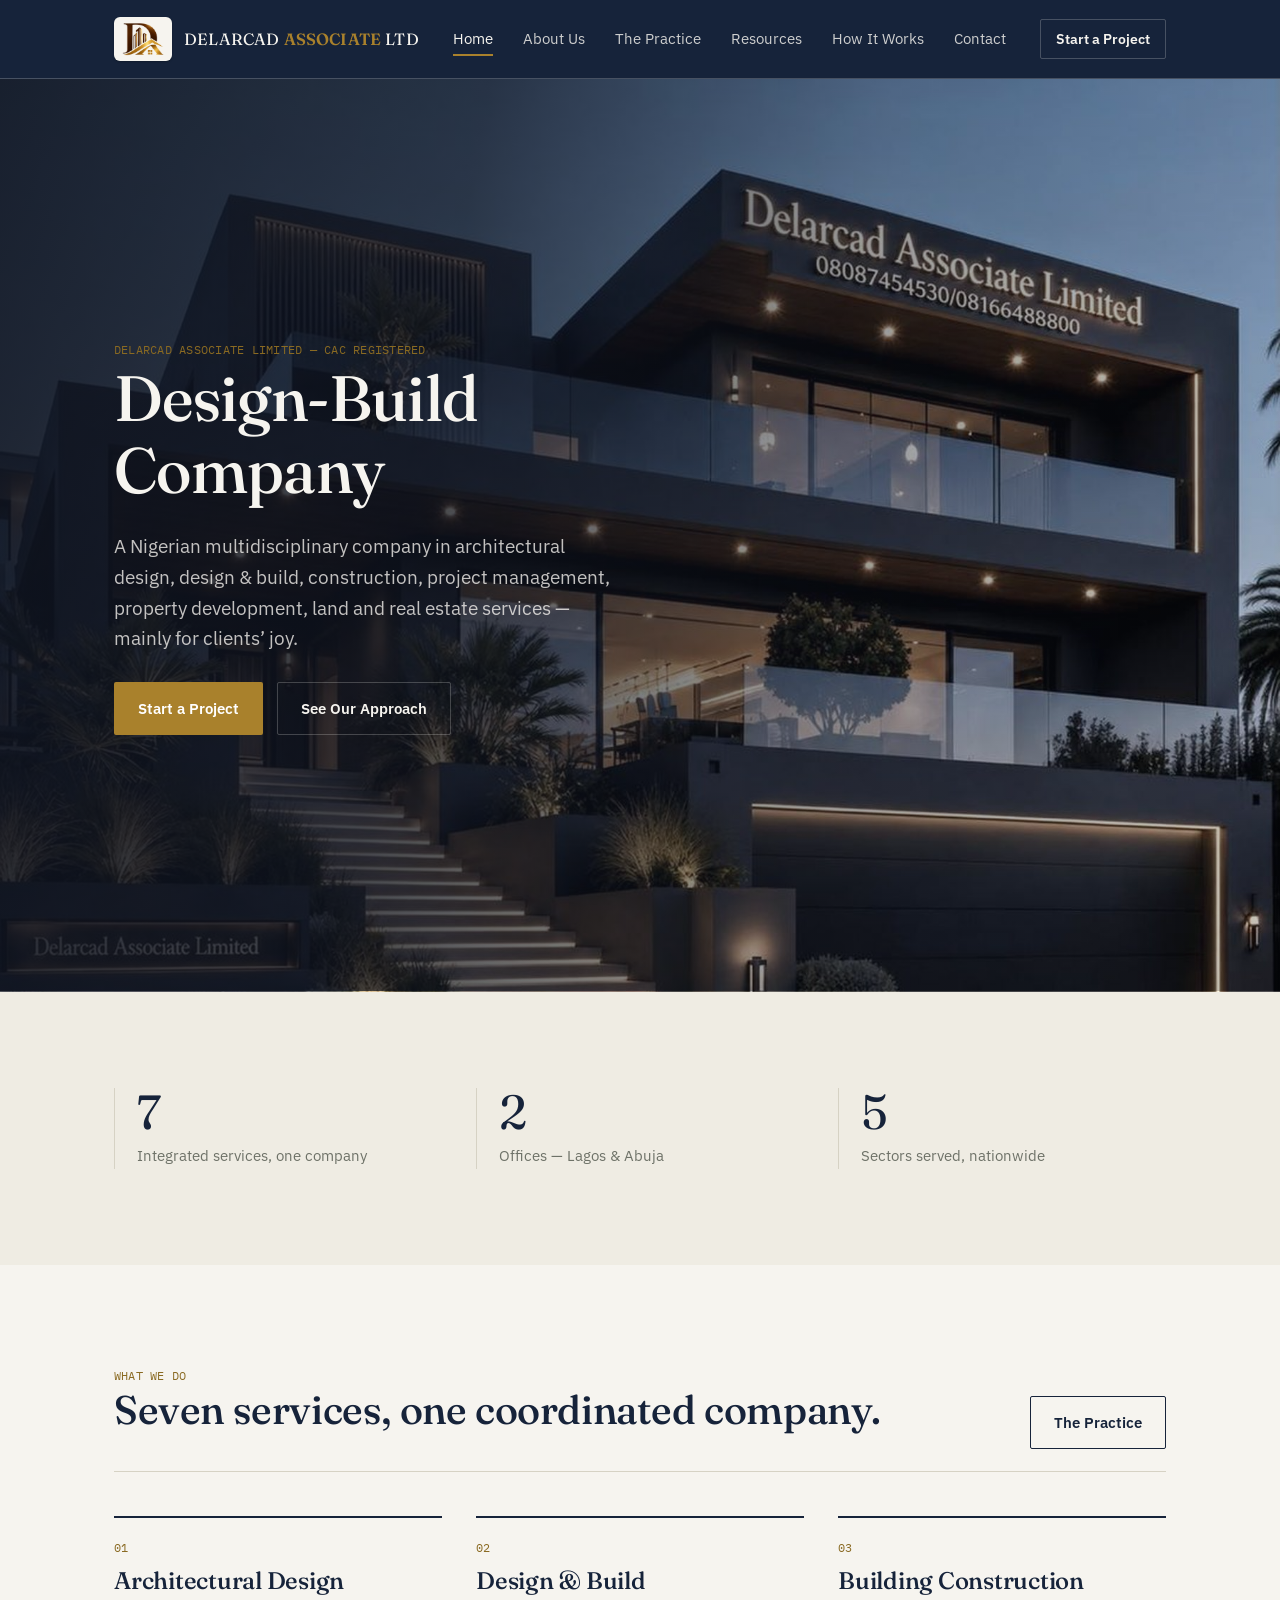
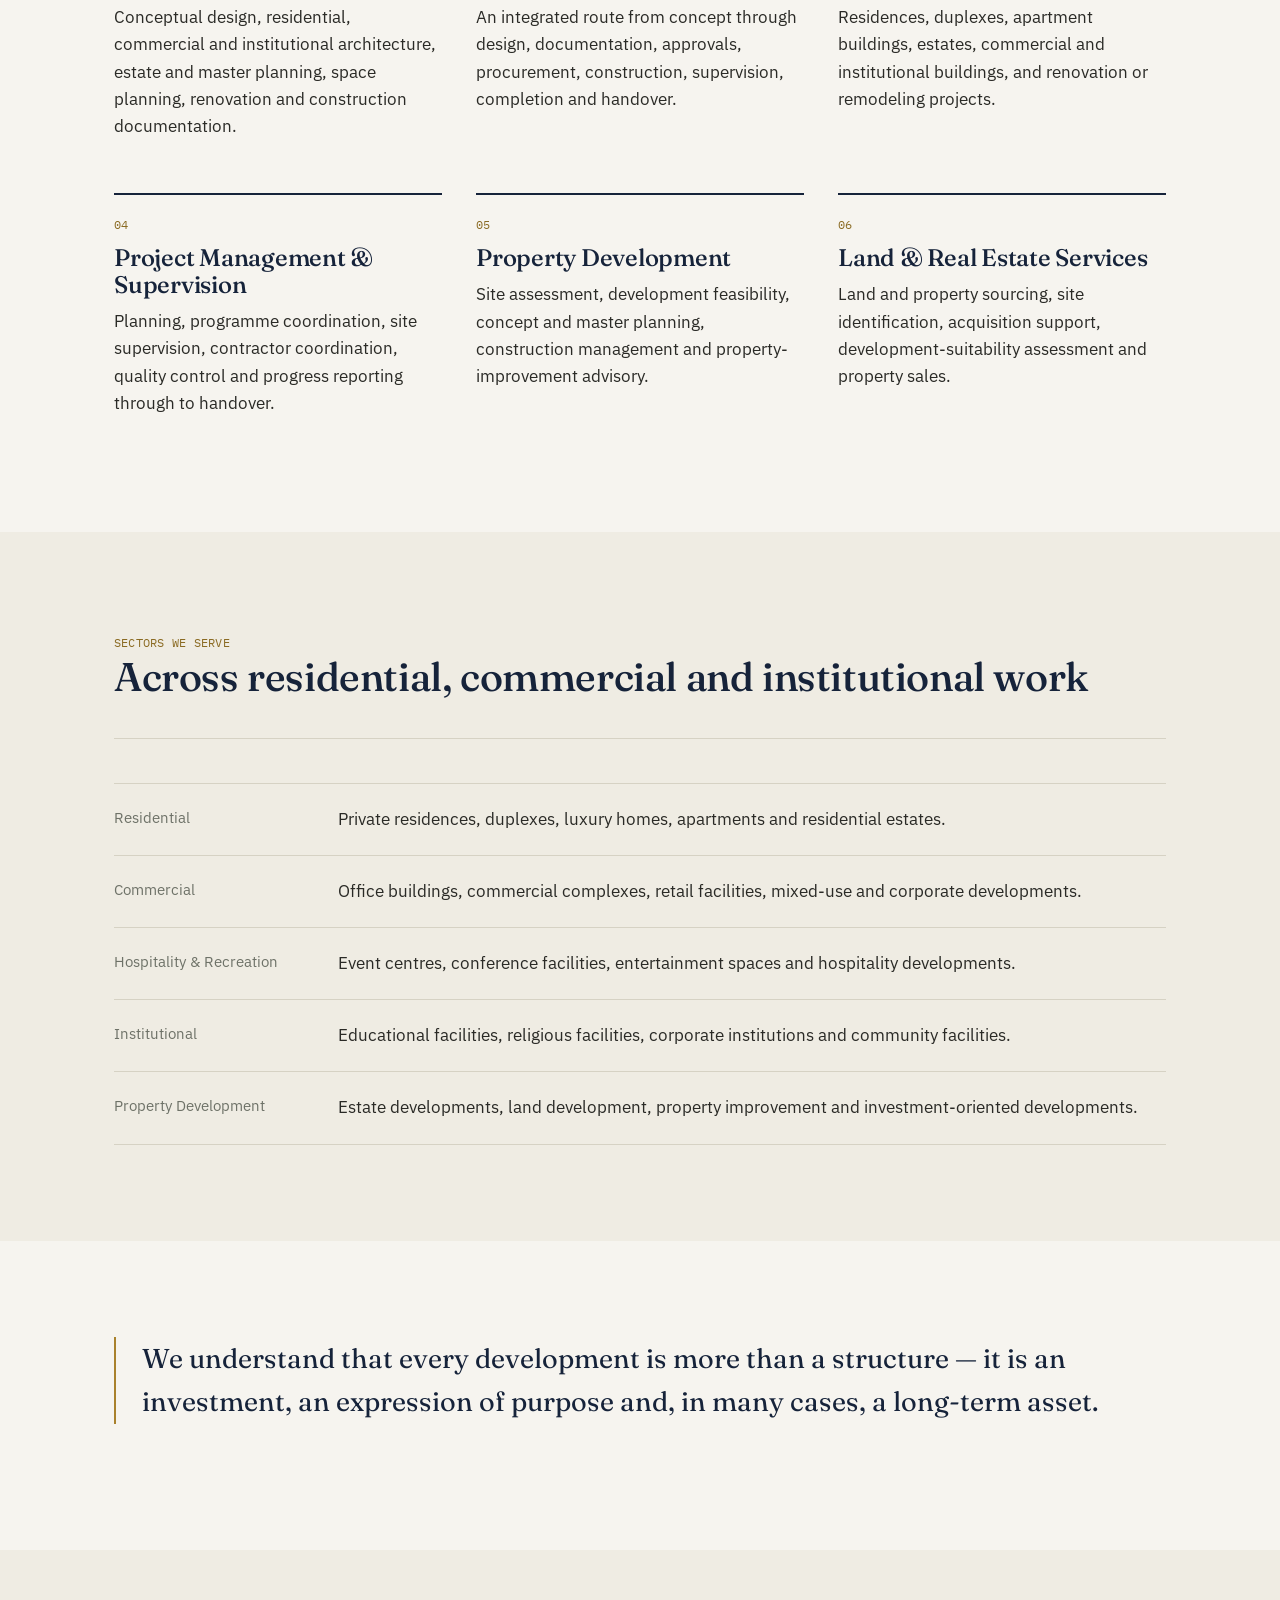
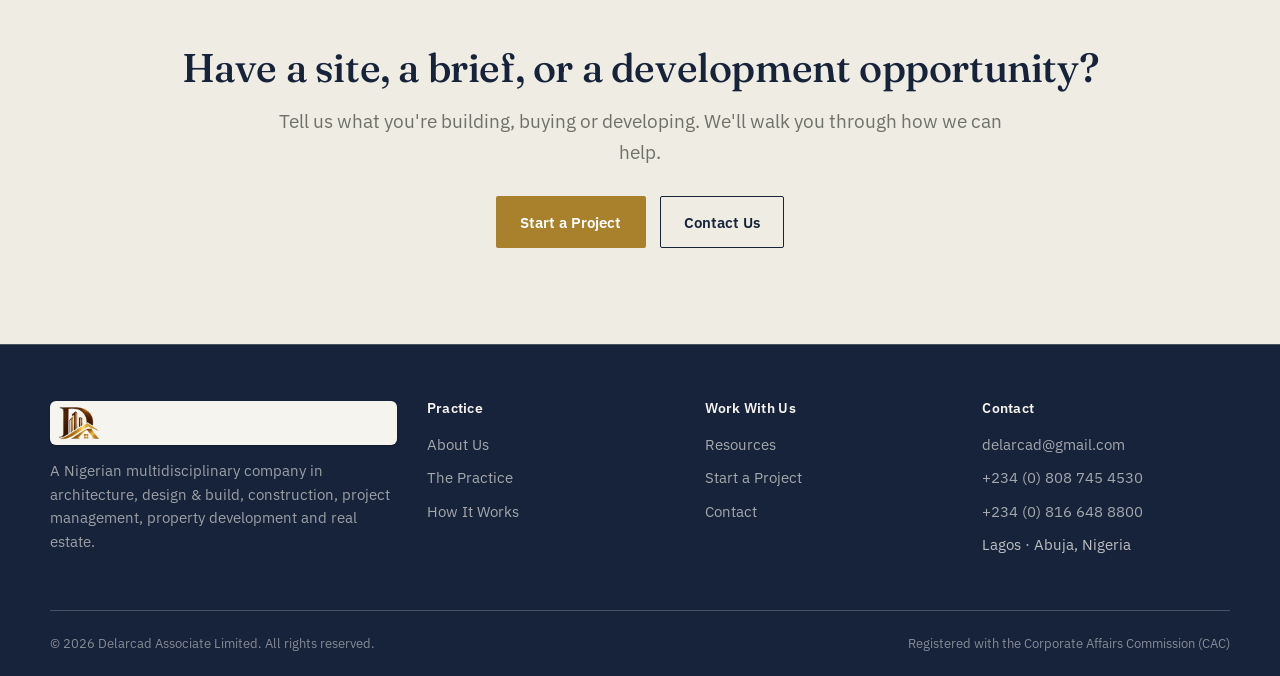
<file: index.html>
<!doctype html>
<html lang="en">
<head>
<meta charset="UTF-8">
<meta name="viewport" content="width=device-width, initial-scale=1">
<title>Home · DELARCAD ASSOCIATE LIMITED</title>
<meta name="description" content="Delarcad Associate Limited is a Nigerian multidisciplinary company in architecture, design & build, construction, project management, property development and real estate, based in Lagos and Abuja.">
<link rel="icon" type="image/png" href="favicon.png">
<link rel="stylesheet" href="style.css">
</head>
<body>
<header class="site-header">
  <div class="wrap">
    <a class="brand" href="index.html">
      <span class="brand-badge"><img src="delarcad-icon.png" alt="DELARCAD ASSOCIATE LIMITED"></span>
      <span class="brand-name">DELARCAD <b>ASSOCIATE</b> LTD</span>
    </a>
    <ul class="nav-links">
      <li><a href="index.html" class="active">Home</a></li>
<li><a href="about-us.html">About Us</a></li>
<li><a href="about-delarcad.html">The Practice</a></li>
<li><a href="resources.html">Resources</a></li>
<li><a href="how-it-works.html">How It Works</a></li>
<li><a href="contact.html">Contact</a></li>

    </ul>
    <div class="nav-cta">
      <a class="btn btn-ghost-light" href="get-started.html">Start a Project</a>
      <button class="nav-toggle" aria-label="Toggle navigation" aria-expanded="false"><span></span></button>
    </div>
  </div>
</header>

<section class="hero">
  <div class="wrap">
    <div class="hero-content">
      <span class="mono-label">DELARCAD ASSOCIATE LIMITED &mdash; CAC REGISTERED</span>
      <h1>Design-Build Company</h1>
      <p class="lede">A Nigerian multidisciplinary company in architectural design, design &amp; build, construction, project management, property development, land and real estate services &mdash; mainly for clients&rsquo; joy.</p>
      <div class="hero-cta">
        <a class="btn btn-primary" href="get-started.html">Start a Project</a>
        <a class="btn btn-ghost-light" href="how-it-works.html">See Our Approach</a>
      </div>
    </div>
  </div>
</section>

<section class="section-alt">
  <div class="wrap">
    <div class="grid grid-3">
      <div class="stat">
        <span class="num">7</span>
        <span class="label">Integrated services, one company</span>
      </div>
      <div class="stat">
        <span class="num">2</span>
        <span class="label">Offices &mdash; Lagos &amp; Abuja</span>
      </div>
      <div class="stat">
        <span class="num">5</span>
        <span class="label">Sectors served, nationwide</span>
      </div>
    </div>
  </div>
</section>

<section>
  <div class="wrap">
    <div class="section-head">
      <div>
        <span class="mono-label">WHAT WE DO</span>
        <h2 class="mt-0">Seven services, one coordinated company.</h2>
      </div>
      <a class="btn btn-ghost" href="about-delarcad.html">The Practice</a>
    </div>
    <div class="grid grid-3">
      <div class="panel">
        <span class="mono-label">01</span>
        <h3>Architectural Design</h3>
        <p>Conceptual design, residential, commercial and institutional architecture, estate and master planning, space planning, renovation and construction documentation.</p>
      </div>
      <div class="panel">
        <span class="mono-label">02</span>
        <h3>Design &amp; Build</h3>
        <p>An integrated route from concept through design, documentation, approvals, procurement, construction, supervision, completion and handover.</p>
      </div>
      <div class="panel">
        <span class="mono-label">03</span>
        <h3>Building Construction</h3>
        <p>Residences, duplexes, apartment buildings, estates, commercial and institutional buildings, and renovation or remodeling projects.</p>
      </div>
      <div class="panel">
        <span class="mono-label">04</span>
        <h3>Project Management &amp; Supervision</h3>
        <p>Planning, programme coordination, site supervision, contractor coordination, quality control and progress reporting through to handover.</p>
      </div>
      <div class="panel">
        <span class="mono-label">05</span>
        <h3>Property Development</h3>
        <p>Site assessment, development feasibility, concept and master planning, construction management and property-improvement advisory.</p>
      </div>
      <div class="panel">
        <span class="mono-label">06</span>
        <h3>Land &amp; Real Estate Services</h3>
        <p>Land and property sourcing, site identification, acquisition support, development-suitability assessment and property sales.</p>
      </div>
    </div>
  </div>
</section>

<section class="section-alt">
  <div class="wrap">
    <div class="section-head">
      <div>
        <span class="mono-label">SECTORS WE SERVE</span>
        <h2 class="mt-0">Across residential, commercial and institutional work</h2>
      </div>
    </div>
    <ul class="rowlist">
      <li><span class="rl-label">Residential</span><span>Private residences, duplexes, luxury homes, apartments and residential estates.</span></li>
      <li><span class="rl-label">Commercial</span><span>Office buildings, commercial complexes, retail facilities, mixed-use and corporate developments.</span></li>
      <li><span class="rl-label">Hospitality &amp; Recreation</span><span>Event centres, conference facilities, entertainment spaces and hospitality developments.</span></li>
      <li><span class="rl-label">Institutional</span><span>Educational facilities, religious facilities, corporate institutions and community facilities.</span></li>
      <li><span class="rl-label">Property Development</span><span>Estate developments, land development, property improvement and investment-oriented developments.</span></li>
    </ul>
  </div>
</section>

<section>
  <div class="wrap">
    <p class="pull">We understand that every development is more than a structure &mdash; it is an investment, an expression of purpose and, in many cases, a long-term asset.</p>
  </div>
</section>

<section class="section-alt">
  <div class="wrap center">
    <h2>Have a site, a brief, or a development opportunity?</h2>
    <p class="lede narrow" style="margin-left:auto; margin-right:auto;">Tell us what you're building, buying or developing. We'll walk you through how we can help.</p>
    <div class="hero-cta" style="justify-content:center;">
      <a class="btn btn-primary" href="get-started.html">Start a Project</a>
      <a class="btn btn-ghost" href="contact.html">Contact Us</a>
    </div>
  </div>
</section>
<footer class="site-footer">
  <div class="wrap footer-top">
    <div class="footer-brand">
      <span class="brand-badge"><img src="delarcad-icon.png" alt="DELARCAD ASSOCIATE LIMITED"></span>
      <p>A Nigerian multidisciplinary company in architecture, design &amp; build, construction, project management, property development and real estate.</p>
    </div>
    <div>
      <h4>Practice</h4>
      <ul>
        <li><a href="about-us.html">About Us</a></li>
        <li><a href="about-delarcad.html">The Practice</a></li>
        <li><a href="how-it-works.html">How It Works</a></li>
      </ul>
    </div>
    <div>
      <h4>Work With Us</h4>
      <ul>
        <li><a href="resources.html">Resources</a></li>
        <li><a href="get-started.html">Start a Project</a></li>
        <li><a href="contact.html">Contact</a></li>
      </ul>
    </div>
    <div>
      <h4>Contact</h4>
      <ul>
        <li><a href="mailto:delarcad@gmail.com">delarcad@gmail.com</a></li>
        <li><a href="tel:+2348087454530">+234 (0) 808 745 4530</a></li>
        <li><a href="tel:+2348166488800">+234 (0) 816 648 8800</a></li>
        <li>Lagos &middot; Abuja, Nigeria</li>
      </ul>
    </div>
  </div>
  <div class="wrap footer-bottom">
    <span>&copy; 2026 Delarcad Associate Limited. All rights reserved.</span>
    <span>Registered with the Corporate Affairs Commission (CAC)</span>
  </div>
</footer>
<script src="main.js"></script>
</body>
</html>
</file>
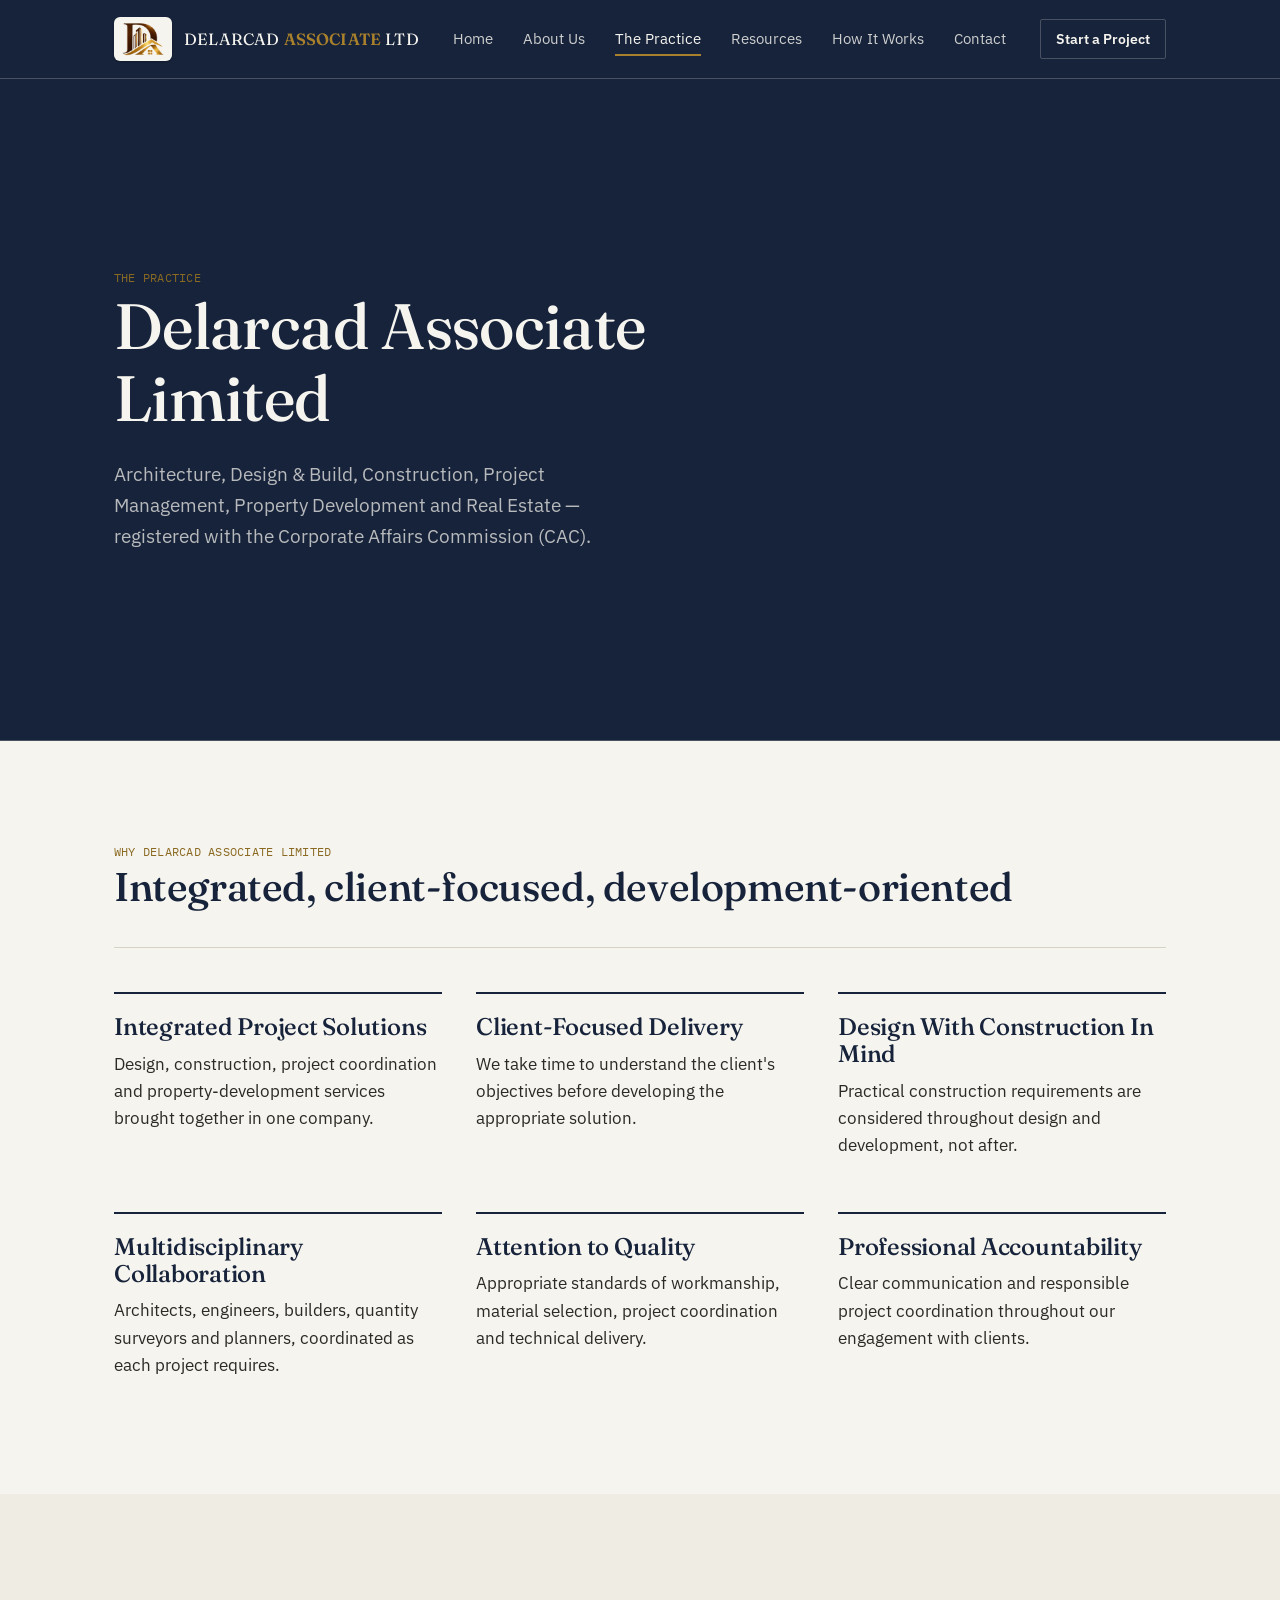
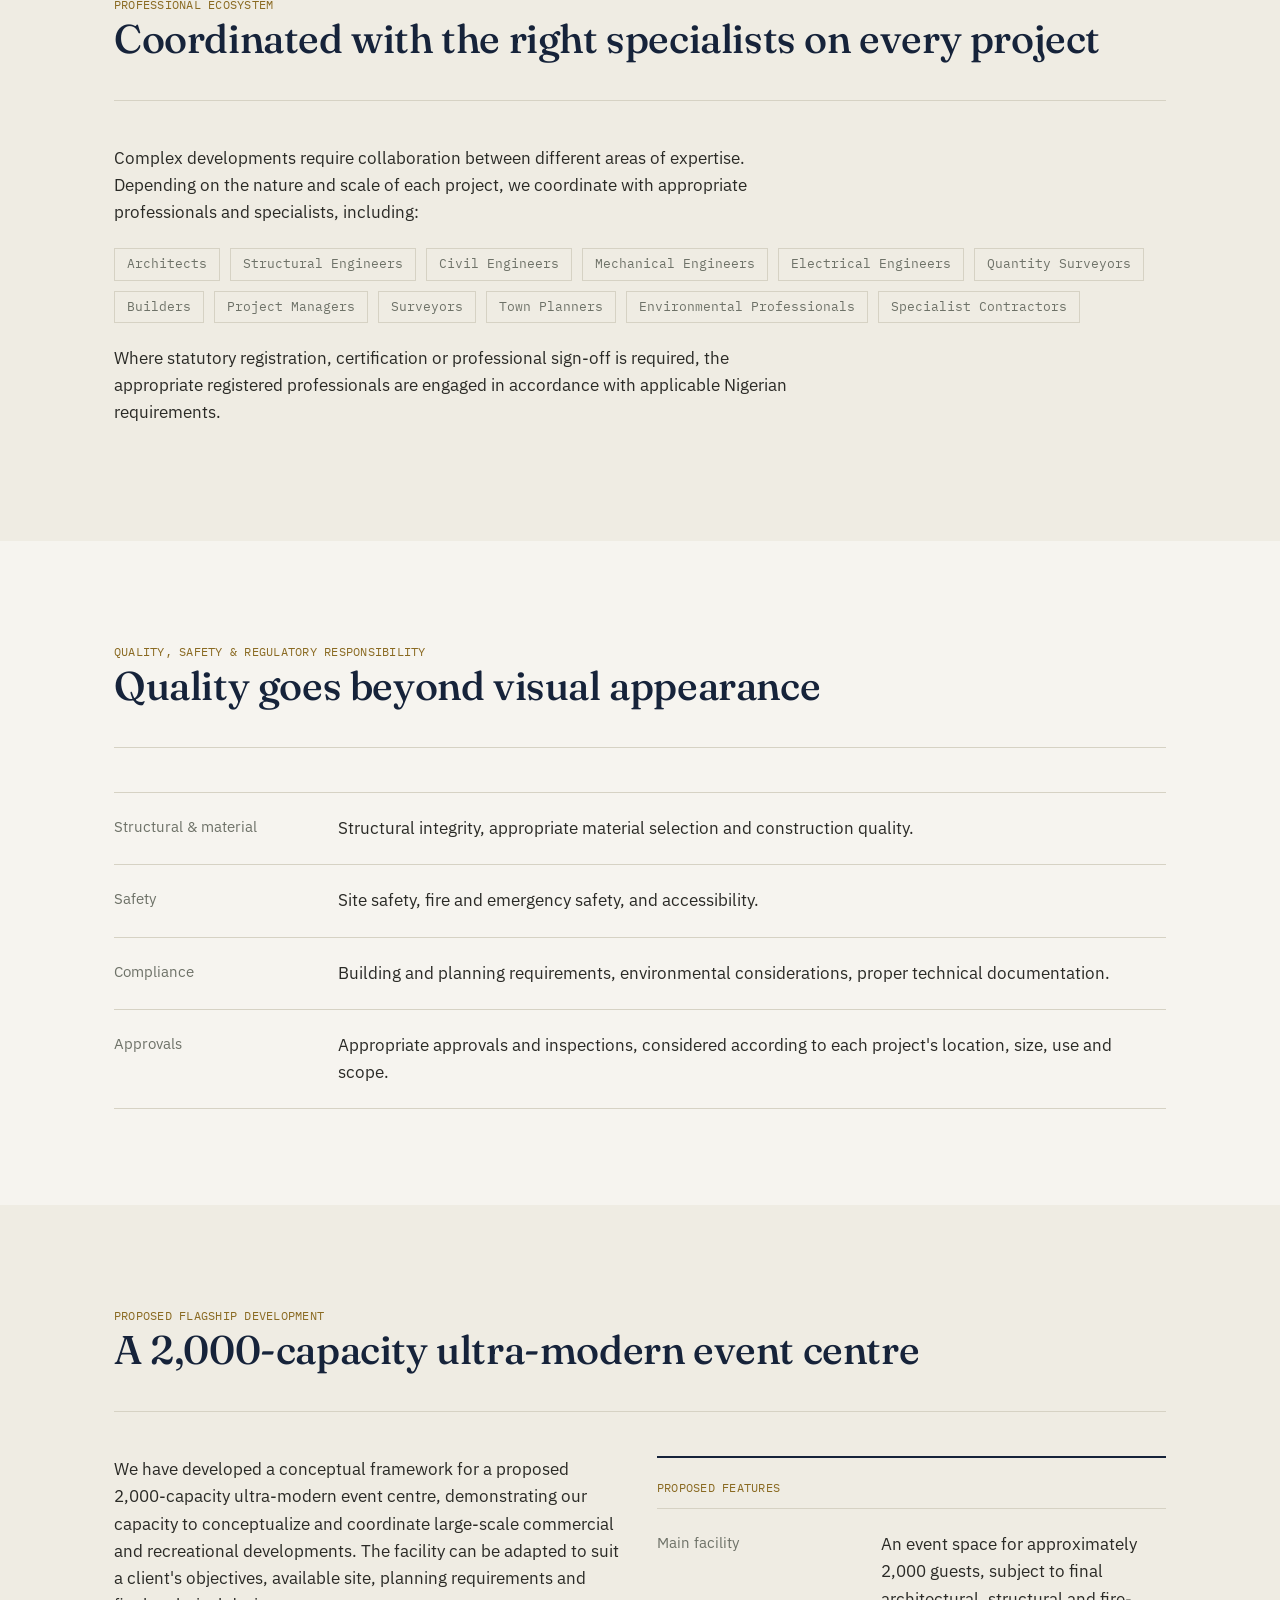
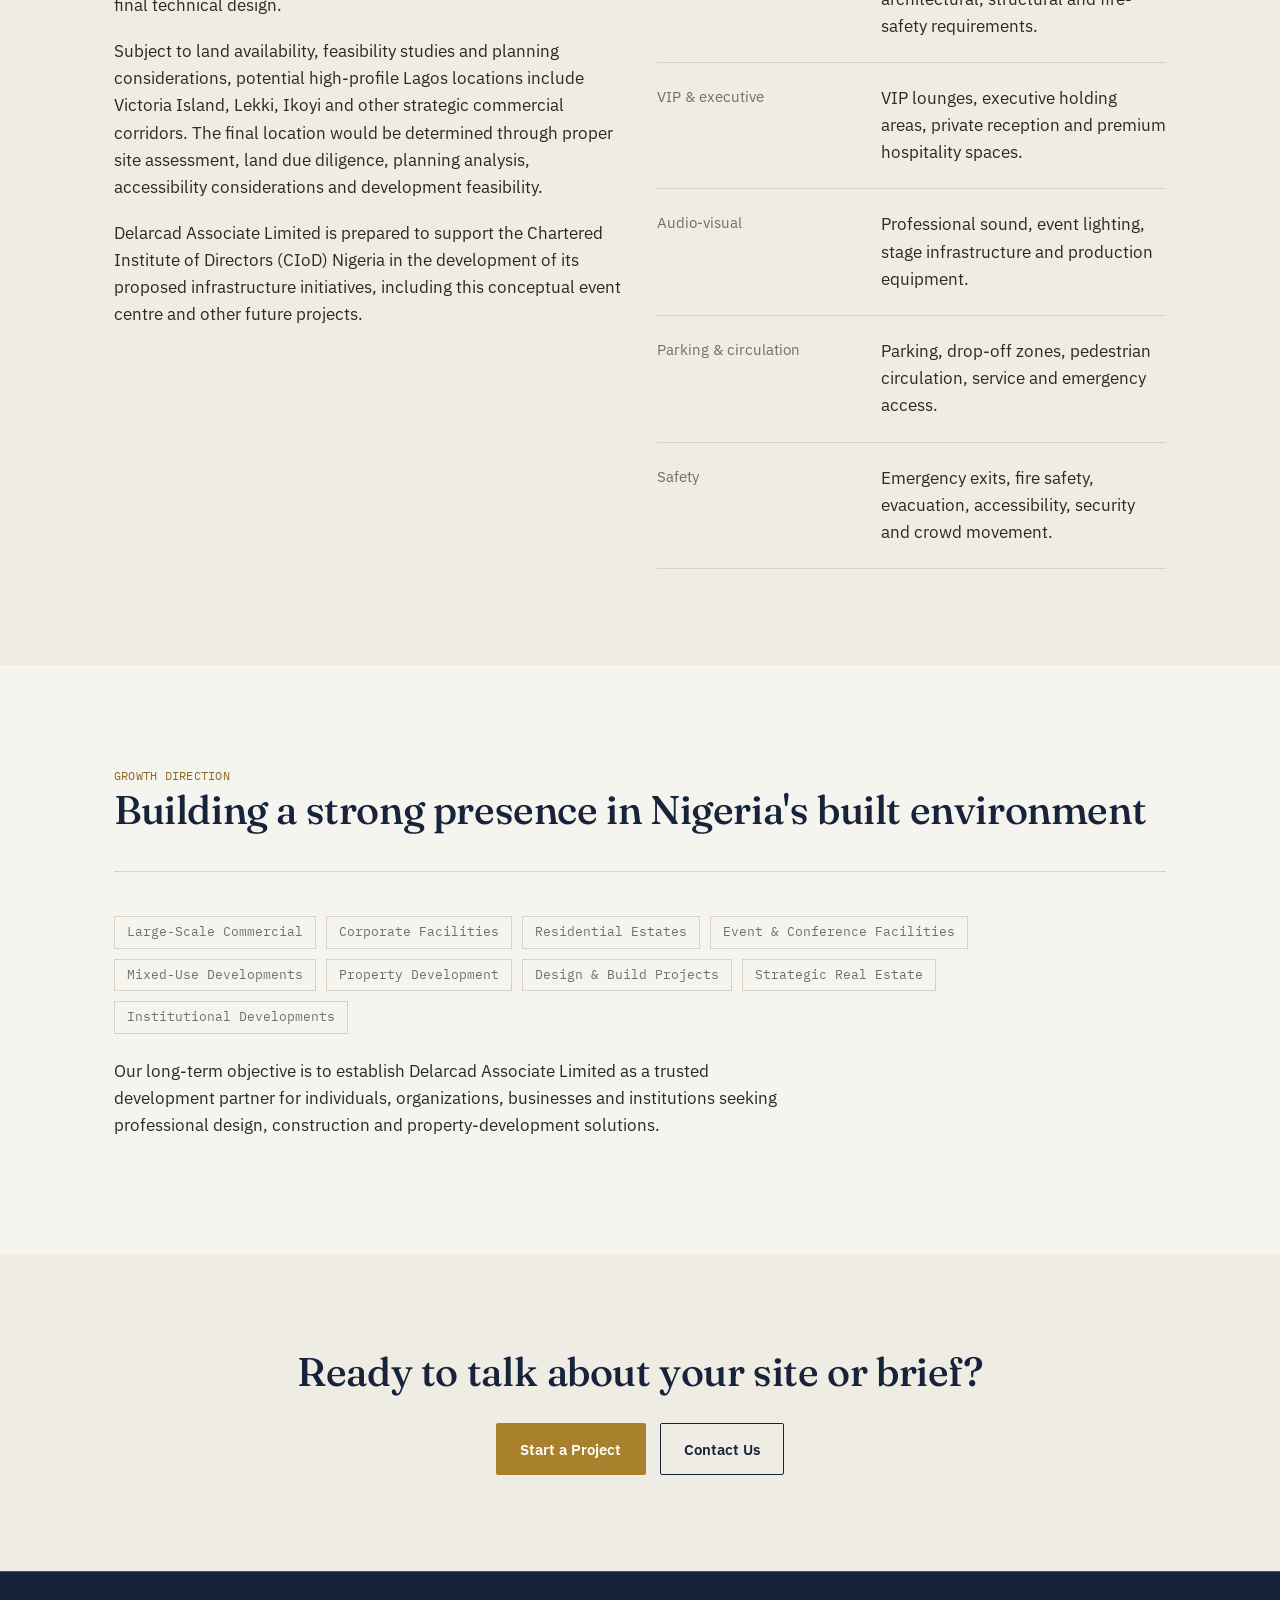
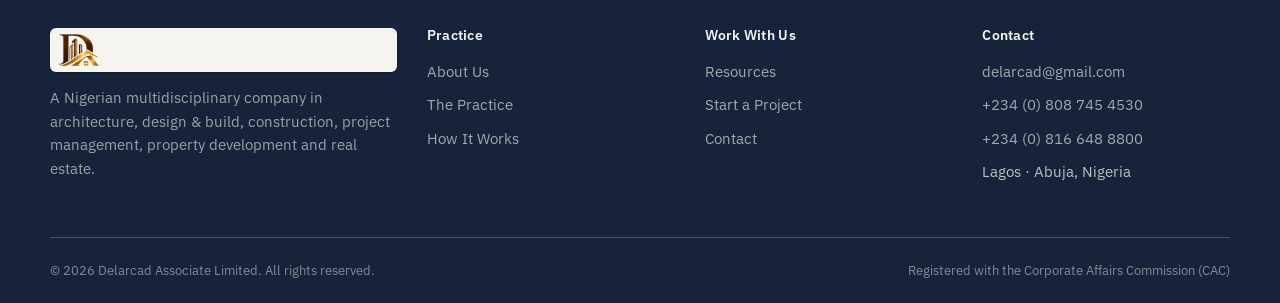
<file: about-delarcad.html>
<!doctype html>
<html lang="en">
<head>
<meta charset="UTF-8">
<meta name="viewport" content="width=device-width, initial-scale=1">
<title>The Practice · DELARCAD ASSOCIATE LIMITED</title>
<meta name="description" content="Delarcad Associate Limited's services, professional ecosystem, quality and safety approach, and proposed flagship 2,000-capacity event centre development.">
<link rel="icon" type="image/png" href="favicon.png">
<link rel="stylesheet" href="style.css">
</head>
<body>
<header class="site-header">
  <div class="wrap">
    <a class="brand" href="index.html">
      <span class="brand-badge"><img src="delarcad-icon.png" alt="DELARCAD ASSOCIATE LIMITED"></span>
      <span class="brand-name">DELARCAD <b>ASSOCIATE</b> LTD</span>
    </a>
    <ul class="nav-links">
      <li><a href="index.html">Home</a></li>
<li><a href="about-us.html">About Us</a></li>
<li><a href="about-delarcad.html" class="active">The Practice</a></li>
<li><a href="resources.html">Resources</a></li>
<li><a href="how-it-works.html">How It Works</a></li>
<li><a href="contact.html">Contact</a></li>

    </ul>
    <div class="nav-cta">
      <a class="btn btn-ghost-light" href="get-started.html">Start a Project</a>
      <button class="nav-toggle" aria-label="Toggle navigation" aria-expanded="false"><span></span></button>
    </div>
  </div>
</header>

<section class="page-hero">
  <div class="wrap">
    <span class="mono-label">THE PRACTICE</span>
    <h1>Delarcad Associate Limited</h1>
    <p class="lede">Architecture, Design &amp; Build, Construction, Project Management, Property Development and Real Estate &mdash; registered with the Corporate Affairs Commission (CAC).</p>
  </div>
</section>

<section>
  <div class="wrap">
    <div class="section-head">
      <div>
        <span class="mono-label">WHY DELARCAD ASSOCIATE LIMITED</span>
        <h2 class="mt-0">Integrated, client-focused, development-oriented</h2>
      </div>
    </div>
    <div class="grid grid-3">
      <div class="panel">
        <h3>Integrated Project Solutions</h3>
        <p>Design, construction, project coordination and property-development services brought together in one company.</p>
      </div>
      <div class="panel">
        <h3>Client-Focused Delivery</h3>
        <p>We take time to understand the client's objectives before developing the appropriate solution.</p>
      </div>
      <div class="panel">
        <h3>Design With Construction In Mind</h3>
        <p>Practical construction requirements are considered throughout design and development, not after.</p>
      </div>
      <div class="panel">
        <h3>Multidisciplinary Collaboration</h3>
        <p>Architects, engineers, builders, quantity surveyors and planners, coordinated as each project requires.</p>
      </div>
      <div class="panel">
        <h3>Attention to Quality</h3>
        <p>Appropriate standards of workmanship, material selection, project coordination and technical delivery.</p>
      </div>
      <div class="panel">
        <h3>Professional Accountability</h3>
        <p>Clear communication and responsible project coordination throughout our engagement with clients.</p>
      </div>
    </div>
  </div>
</section>

<section class="section-alt">
  <div class="wrap">
    <div class="section-head">
      <div>
        <span class="mono-label">PROFESSIONAL ECOSYSTEM</span>
        <h2 class="mt-0">Coordinated with the right specialists on every project</h2>
      </div>
    </div>
    <p class="narrow">Complex developments require collaboration between different areas of expertise. Depending on the nature and scale of each project, we coordinate with appropriate professionals and specialists, including:</p>
    <div class="tag-row" style="margin-top:22px;">
      <span class="tag">Architects</span>
      <span class="tag">Structural Engineers</span>
      <span class="tag">Civil Engineers</span>
      <span class="tag">Mechanical Engineers</span>
      <span class="tag">Electrical Engineers</span>
      <span class="tag">Quantity Surveyors</span>
      <span class="tag">Builders</span>
      <span class="tag">Project Managers</span>
      <span class="tag">Surveyors</span>
      <span class="tag">Town Planners</span>
      <span class="tag">Environmental Professionals</span>
      <span class="tag">Specialist Contractors</span>
    </div>
    <p style="margin-top:22px;" class="narrow">Where statutory registration, certification or professional sign-off is required, the appropriate registered professionals are engaged in accordance with applicable Nigerian requirements.</p>
  </div>
</section>

<section>
  <div class="wrap">
    <div class="section-head">
      <div>
        <span class="mono-label">QUALITY, SAFETY &amp; REGULATORY RESPONSIBILITY</span>
        <h2 class="mt-0">Quality goes beyond visual appearance</h2>
      </div>
    </div>
    <ul class="rowlist">
      <li><span class="rl-label">Structural &amp; material</span><span>Structural integrity, appropriate material selection and construction quality.</span></li>
      <li><span class="rl-label">Safety</span><span>Site safety, fire and emergency safety, and accessibility.</span></li>
      <li><span class="rl-label">Compliance</span><span>Building and planning requirements, environmental considerations, proper technical documentation.</span></li>
      <li><span class="rl-label">Approvals</span><span>Appropriate approvals and inspections, considered according to each project's location, size, use and scope.</span></li>
    </ul>
  </div>
</section>

<section class="section-alt">
  <div class="wrap">
    <div class="section-head">
      <div>
        <span class="mono-label">PROPOSED FLAGSHIP DEVELOPMENT</span>
        <h2 class="mt-0">A 2,000-capacity ultra-modern event centre</h2>
      </div>
    </div>
    <div class="grid grid-2" style="align-items:start;">
      <div>
        <p>We have developed a conceptual framework for a proposed 2,000-capacity ultra-modern event centre, demonstrating our capacity to conceptualize and coordinate large-scale commercial and recreational developments. The facility can be adapted to suit a client's objectives, available site, planning requirements and final technical design.</p>
        <p>Subject to land availability, feasibility studies and planning considerations, potential high-profile Lagos locations include Victoria Island, Lekki, Ikoyi and other strategic commercial corridors. The final location would be determined through proper site assessment, land due diligence, planning analysis, accessibility considerations and development feasibility.</p>
        <p>Delarcad Associate Limited is prepared to support the Chartered Institute of Directors (CIoD) Nigeria in the development of its proposed infrastructure initiatives, including this conceptual event centre and other future projects.</p>
      </div>
      <div>
        <div class="panel">
          <span class="mono-label">PROPOSED FEATURES</span>
          <ul class="rowlist" style="margin-top:10px;">
            <li><span class="rl-label">Main facility</span><span>An event space for approximately 2,000 guests, subject to final architectural, structural and fire-safety requirements.</span></li>
            <li><span class="rl-label">VIP &amp; executive</span><span>VIP lounges, executive holding areas, private reception and premium hospitality spaces.</span></li>
            <li><span class="rl-label">Audio-visual</span><span>Professional sound, event lighting, stage infrastructure and production equipment.</span></li>
            <li><span class="rl-label">Parking &amp; circulation</span><span>Parking, drop-off zones, pedestrian circulation, service and emergency access.</span></li>
            <li><span class="rl-label">Safety</span><span>Emergency exits, fire safety, evacuation, accessibility, security and crowd movement.</span></li>
          </ul>
        </div>
      </div>
    </div>
  </div>
</section>

<section>
  <div class="wrap">
    <div class="section-head">
      <div>
        <span class="mono-label">GROWTH DIRECTION</span>
        <h2 class="mt-0">Building a strong presence in Nigeria's built environment</h2>
      </div>
    </div>
    <div class="tag-row">
      <span class="tag">Large-Scale Commercial</span>
      <span class="tag">Corporate Facilities</span>
      <span class="tag">Residential Estates</span>
      <span class="tag">Event &amp; Conference Facilities</span>
      <span class="tag">Mixed-Use Developments</span>
      <span class="tag">Property Development</span>
      <span class="tag">Design &amp; Build Projects</span>
      <span class="tag">Strategic Real Estate</span>
      <span class="tag">Institutional Developments</span>
    </div>
    <p class="narrow" style="margin-top:24px;">Our long-term objective is to establish Delarcad Associate Limited as a trusted development partner for individuals, organizations, businesses and institutions seeking professional design, construction and property-development solutions.</p>
  </div>
</section>

<section class="section-alt center">
  <div class="wrap">
    <h2>Ready to talk about your site or brief?</h2>
    <div class="hero-cta" style="justify-content:center;">
      <a class="btn btn-primary" href="get-started.html">Start a Project</a>
      <a class="btn btn-ghost" href="contact.html">Contact Us</a>
    </div>
  </div>
</section>
<footer class="site-footer">
  <div class="wrap footer-top">
    <div class="footer-brand">
      <span class="brand-badge"><img src="delarcad-icon.png" alt="DELARCAD ASSOCIATE LIMITED"></span>
      <p>A Nigerian multidisciplinary company in architecture, design &amp; build, construction, project management, property development and real estate.</p>
    </div>
    <div>
      <h4>Practice</h4>
      <ul>
        <li><a href="about-us.html">About Us</a></li>
        <li><a href="about-delarcad.html">The Practice</a></li>
        <li><a href="how-it-works.html">How It Works</a></li>
      </ul>
    </div>
    <div>
      <h4>Work With Us</h4>
      <ul>
        <li><a href="resources.html">Resources</a></li>
        <li><a href="get-started.html">Start a Project</a></li>
        <li><a href="contact.html">Contact</a></li>
      </ul>
    </div>
    <div>
      <h4>Contact</h4>
      <ul>
        <li><a href="mailto:delarcad@gmail.com">delarcad@gmail.com</a></li>
        <li><a href="tel:+2348087454530">+234 (0) 808 745 4530</a></li>
        <li><a href="tel:+2348166488800">+234 (0) 816 648 8800</a></li>
        <li>Lagos &middot; Abuja, Nigeria</li>
      </ul>
    </div>
  </div>
  <div class="wrap footer-bottom">
    <span>&copy; 2026 Delarcad Associate Limited. All rights reserved.</span>
    <span>Registered with the Corporate Affairs Commission (CAC)</span>
  </div>
</footer>
<script src="main.js"></script>
</body>
</html>
</file>
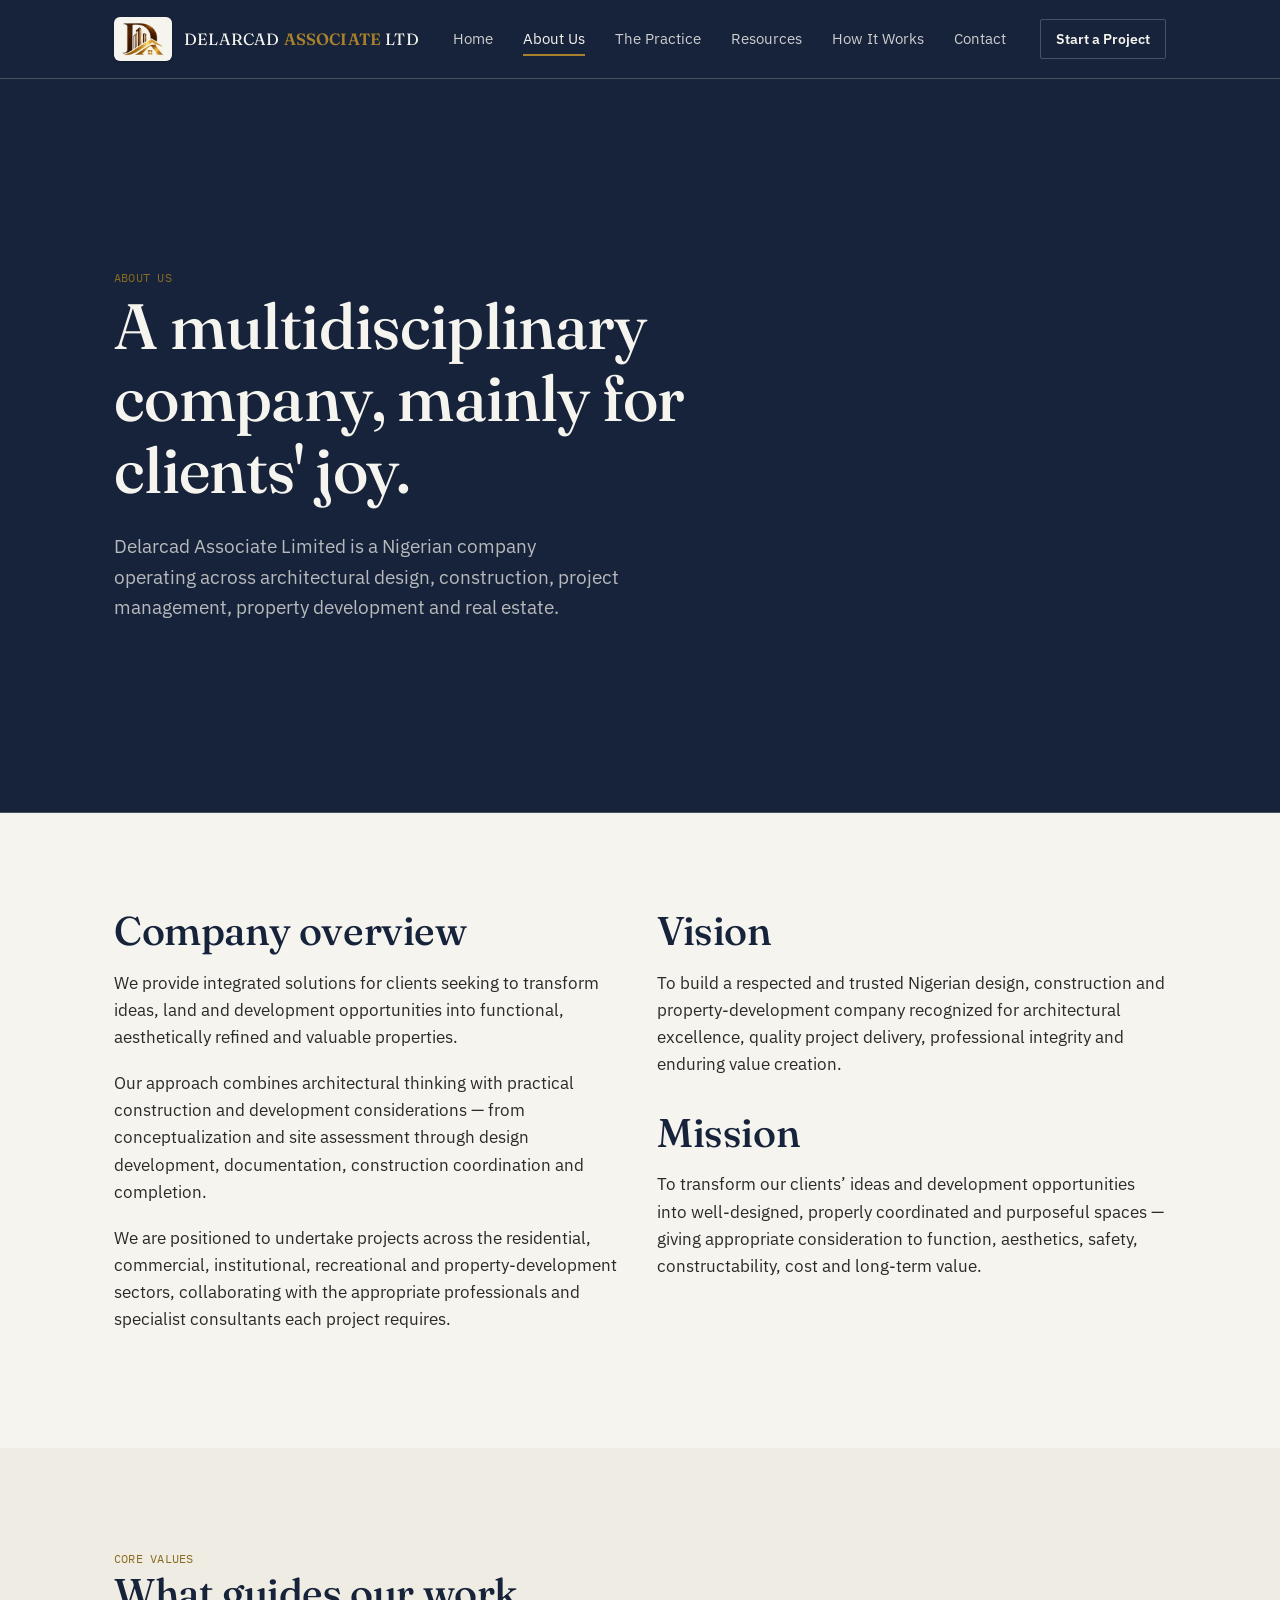
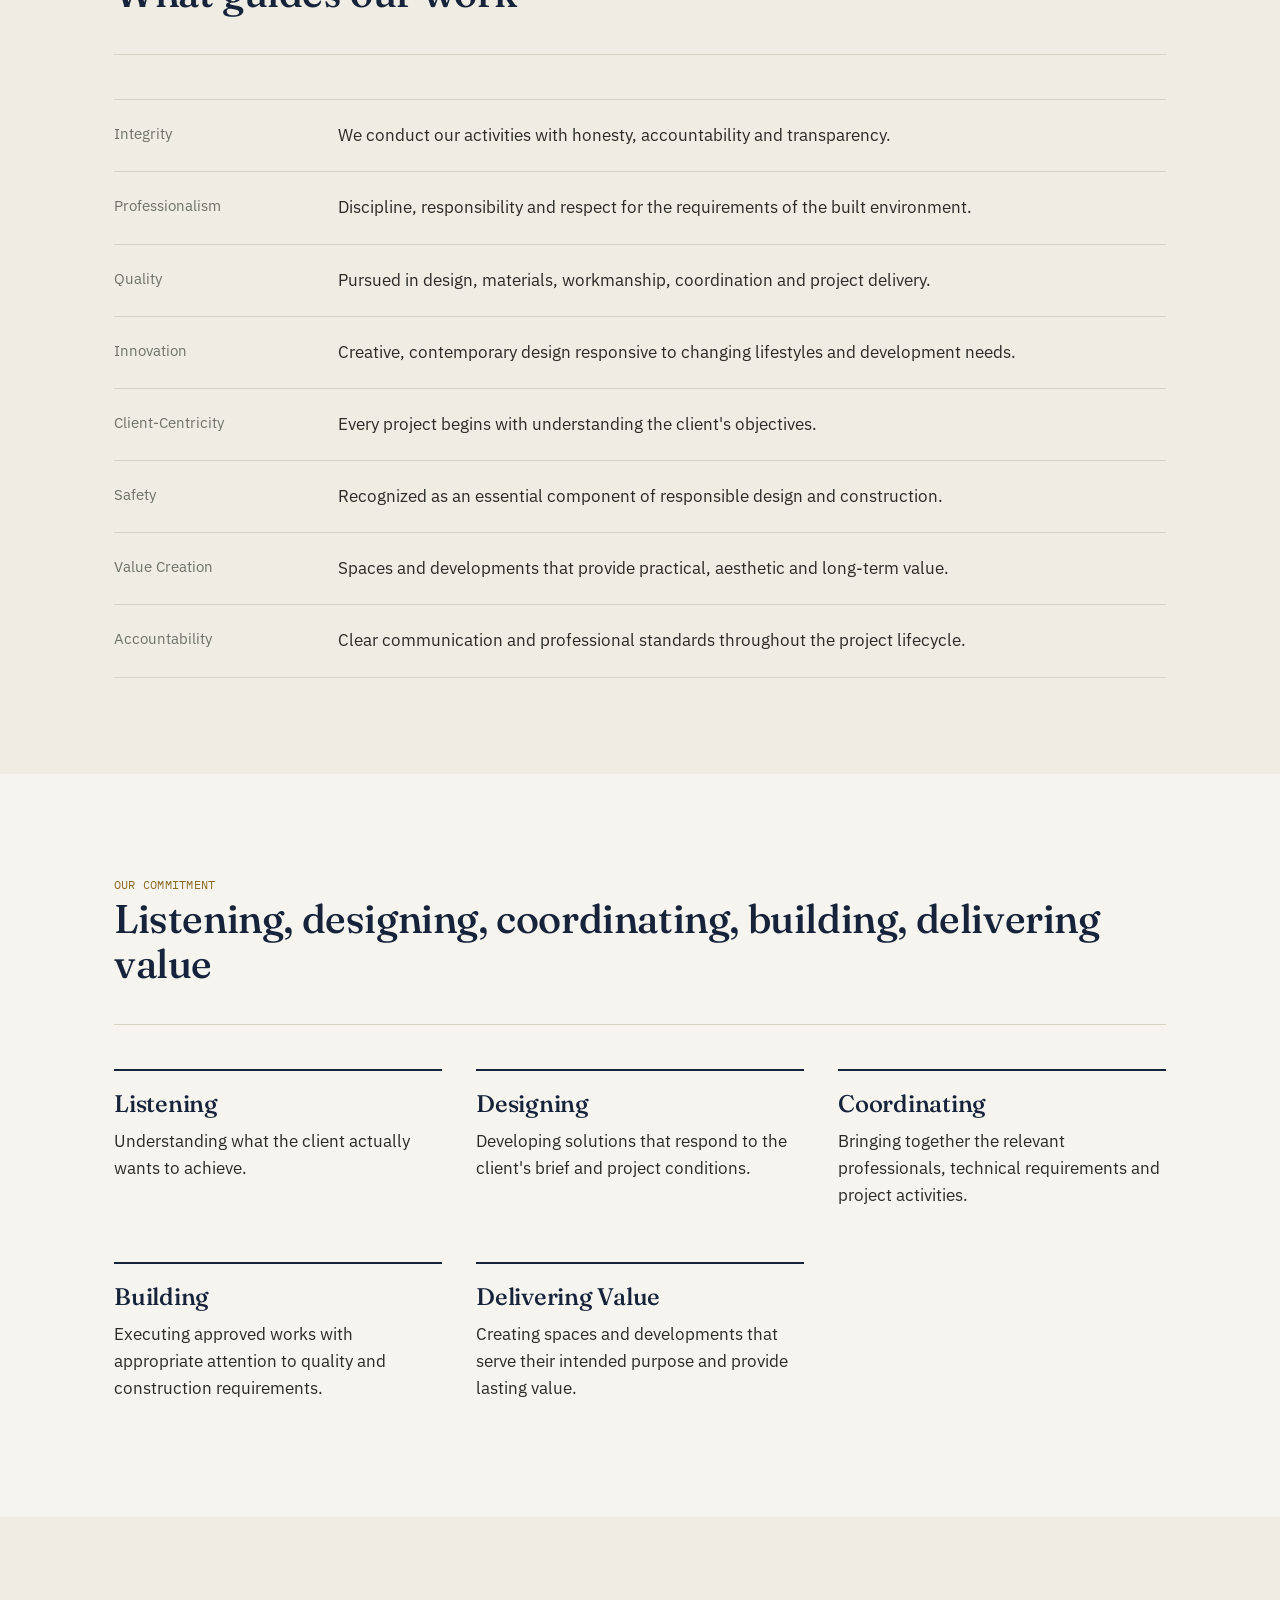
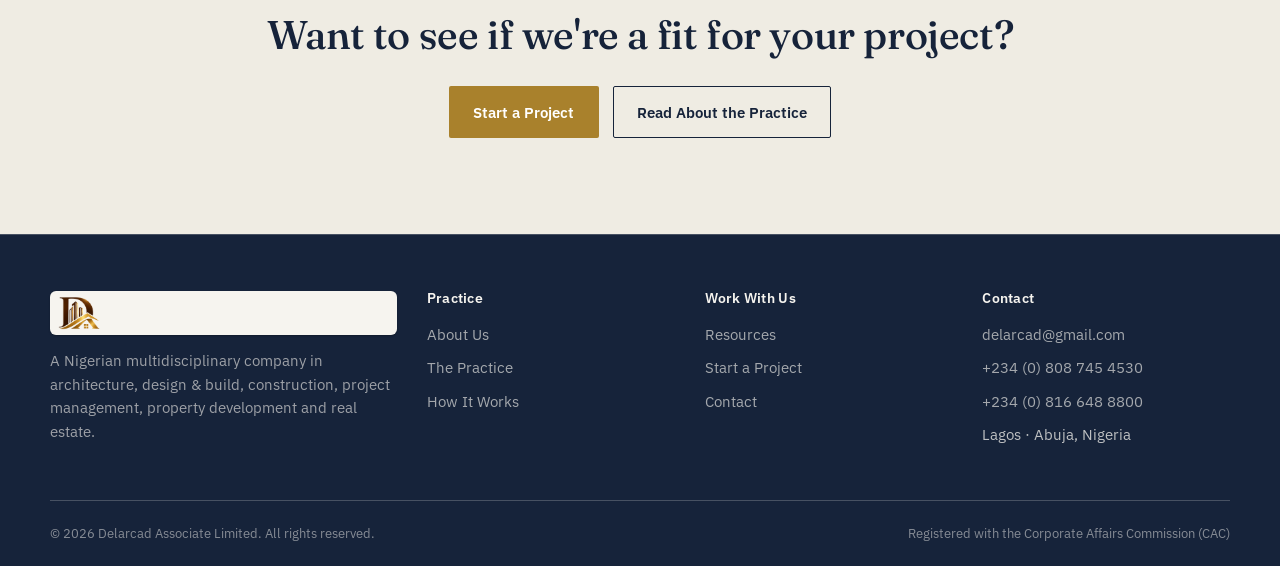
<file: about-us.html>
<!doctype html>
<html lang="en">
<head>
<meta charset="UTF-8">
<meta name="viewport" content="width=device-width, initial-scale=1">
<title>About Us · DELARCAD ASSOCIATE LIMITED</title>
<meta name="description" content="Delarcad Associate Limited's company overview, vision, mission and core values -- a Nigerian design, construction and property-development company.">
<link rel="icon" type="image/png" href="favicon.png">
<link rel="stylesheet" href="style.css">
</head>
<body>
<header class="site-header">
  <div class="wrap">
    <a class="brand" href="index.html">
      <span class="brand-badge"><img src="delarcad-icon.png" alt="DELARCAD ASSOCIATE LIMITED"></span>
      <span class="brand-name">DELARCAD <b>ASSOCIATE</b> LTD</span>
    </a>
    <ul class="nav-links">
      <li><a href="index.html">Home</a></li>
<li><a href="about-us.html" class="active">About Us</a></li>
<li><a href="about-delarcad.html">The Practice</a></li>
<li><a href="resources.html">Resources</a></li>
<li><a href="how-it-works.html">How It Works</a></li>
<li><a href="contact.html">Contact</a></li>

    </ul>
    <div class="nav-cta">
      <a class="btn btn-ghost-light" href="get-started.html">Start a Project</a>
      <button class="nav-toggle" aria-label="Toggle navigation" aria-expanded="false"><span></span></button>
    </div>
  </div>
</header>

<section class="page-hero">
  <div class="wrap">
    <span class="mono-label">ABOUT US</span>
    <h1>A multidisciplinary company, mainly for clients' joy.</h1>
    <p class="lede">Delarcad Associate Limited is a Nigerian company operating across architectural design, construction, project management, property development and real estate.</p>
  </div>
</section>

<section>
  <div class="wrap">
    <div class="grid grid-2" style="align-items:start;">
      <div>
        <h2>Company overview</h2>
        <p>We provide integrated solutions for clients seeking to transform ideas, land and development opportunities into functional, aesthetically refined and valuable properties.</p>
        <p>Our approach combines architectural thinking with practical construction and development considerations &mdash; from conceptualization and site assessment through design development, documentation, construction coordination and completion.</p>
        <p>We are positioned to undertake projects across the residential, commercial, institutional, recreational and property-development sectors, collaborating with the appropriate professionals and specialist consultants each project requires.</p>
      </div>
      <div>
        <h2>Vision</h2>
        <p>To build a respected and trusted Nigerian design, construction and property-development company recognized for architectural excellence, quality project delivery, professional integrity and enduring value creation.</p>
        <h2 style="margin-top:32px;">Mission</h2>
        <p>To transform our clients&rsquo; ideas and development opportunities into well-designed, properly coordinated and purposeful spaces &mdash; giving appropriate consideration to function, aesthetics, safety, constructability, cost and long-term value.</p>
      </div>
    </div>
  </div>
</section>

<section class="section-alt">
  <div class="wrap">
    <div class="section-head">
      <div>
        <span class="mono-label">CORE VALUES</span>
        <h2 class="mt-0">What guides our work</h2>
      </div>
    </div>
    <ul class="rowlist">
      <li><span class="rl-label">Integrity</span><span>We conduct our activities with honesty, accountability and transparency.</span></li>
      <li><span class="rl-label">Professionalism</span><span>Discipline, responsibility and respect for the requirements of the built environment.</span></li>
      <li><span class="rl-label">Quality</span><span>Pursued in design, materials, workmanship, coordination and project delivery.</span></li>
      <li><span class="rl-label">Innovation</span><span>Creative, contemporary design responsive to changing lifestyles and development needs.</span></li>
      <li><span class="rl-label">Client-Centricity</span><span>Every project begins with understanding the client's objectives.</span></li>
      <li><span class="rl-label">Safety</span><span>Recognized as an essential component of responsible design and construction.</span></li>
      <li><span class="rl-label">Value Creation</span><span>Spaces and developments that provide practical, aesthetic and long-term value.</span></li>
      <li><span class="rl-label">Accountability</span><span>Clear communication and professional standards throughout the project lifecycle.</span></li>
    </ul>
  </div>
</section>

<section>
  <div class="wrap">
    <div class="section-head">
      <div>
        <span class="mono-label">OUR COMMITMENT</span>
        <h2 class="mt-0">Listening, designing, coordinating, building, delivering value</h2>
      </div>
    </div>
    <div class="grid grid-3">
      <div class="panel">
        <h3>Listening</h3>
        <p>Understanding what the client actually wants to achieve.</p>
      </div>
      <div class="panel">
        <h3>Designing</h3>
        <p>Developing solutions that respond to the client's brief and project conditions.</p>
      </div>
      <div class="panel">
        <h3>Coordinating</h3>
        <p>Bringing together the relevant professionals, technical requirements and project activities.</p>
      </div>
      <div class="panel">
        <h3>Building</h3>
        <p>Executing approved works with appropriate attention to quality and construction requirements.</p>
      </div>
      <div class="panel">
        <h3>Delivering Value</h3>
        <p>Creating spaces and developments that serve their intended purpose and provide lasting value.</p>
      </div>
    </div>
  </div>
</section>

<section class="section-alt center">
  <div class="wrap">
    <h2>Want to see if we're a fit for your project?</h2>
    <div class="hero-cta" style="justify-content:center;">
      <a class="btn btn-primary" href="get-started.html">Start a Project</a>
      <a class="btn btn-ghost" href="about-delarcad.html">Read About the Practice</a>
    </div>
  </div>
</section>
<footer class="site-footer">
  <div class="wrap footer-top">
    <div class="footer-brand">
      <span class="brand-badge"><img src="delarcad-icon.png" alt="DELARCAD ASSOCIATE LIMITED"></span>
      <p>A Nigerian multidisciplinary company in architecture, design &amp; build, construction, project management, property development and real estate.</p>
    </div>
    <div>
      <h4>Practice</h4>
      <ul>
        <li><a href="about-us.html">About Us</a></li>
        <li><a href="about-delarcad.html">The Practice</a></li>
        <li><a href="how-it-works.html">How It Works</a></li>
      </ul>
    </div>
    <div>
      <h4>Work With Us</h4>
      <ul>
        <li><a href="resources.html">Resources</a></li>
        <li><a href="get-started.html">Start a Project</a></li>
        <li><a href="contact.html">Contact</a></li>
      </ul>
    </div>
    <div>
      <h4>Contact</h4>
      <ul>
        <li><a href="mailto:delarcad@gmail.com">delarcad@gmail.com</a></li>
        <li><a href="tel:+2348087454530">+234 (0) 808 745 4530</a></li>
        <li><a href="tel:+2348166488800">+234 (0) 816 648 8800</a></li>
        <li>Lagos &middot; Abuja, Nigeria</li>
      </ul>
    </div>
  </div>
  <div class="wrap footer-bottom">
    <span>&copy; 2026 Delarcad Associate Limited. All rights reserved.</span>
    <span>Registered with the Corporate Affairs Commission (CAC)</span>
  </div>
</footer>
<script src="main.js"></script>
</body>
</html>
</file>
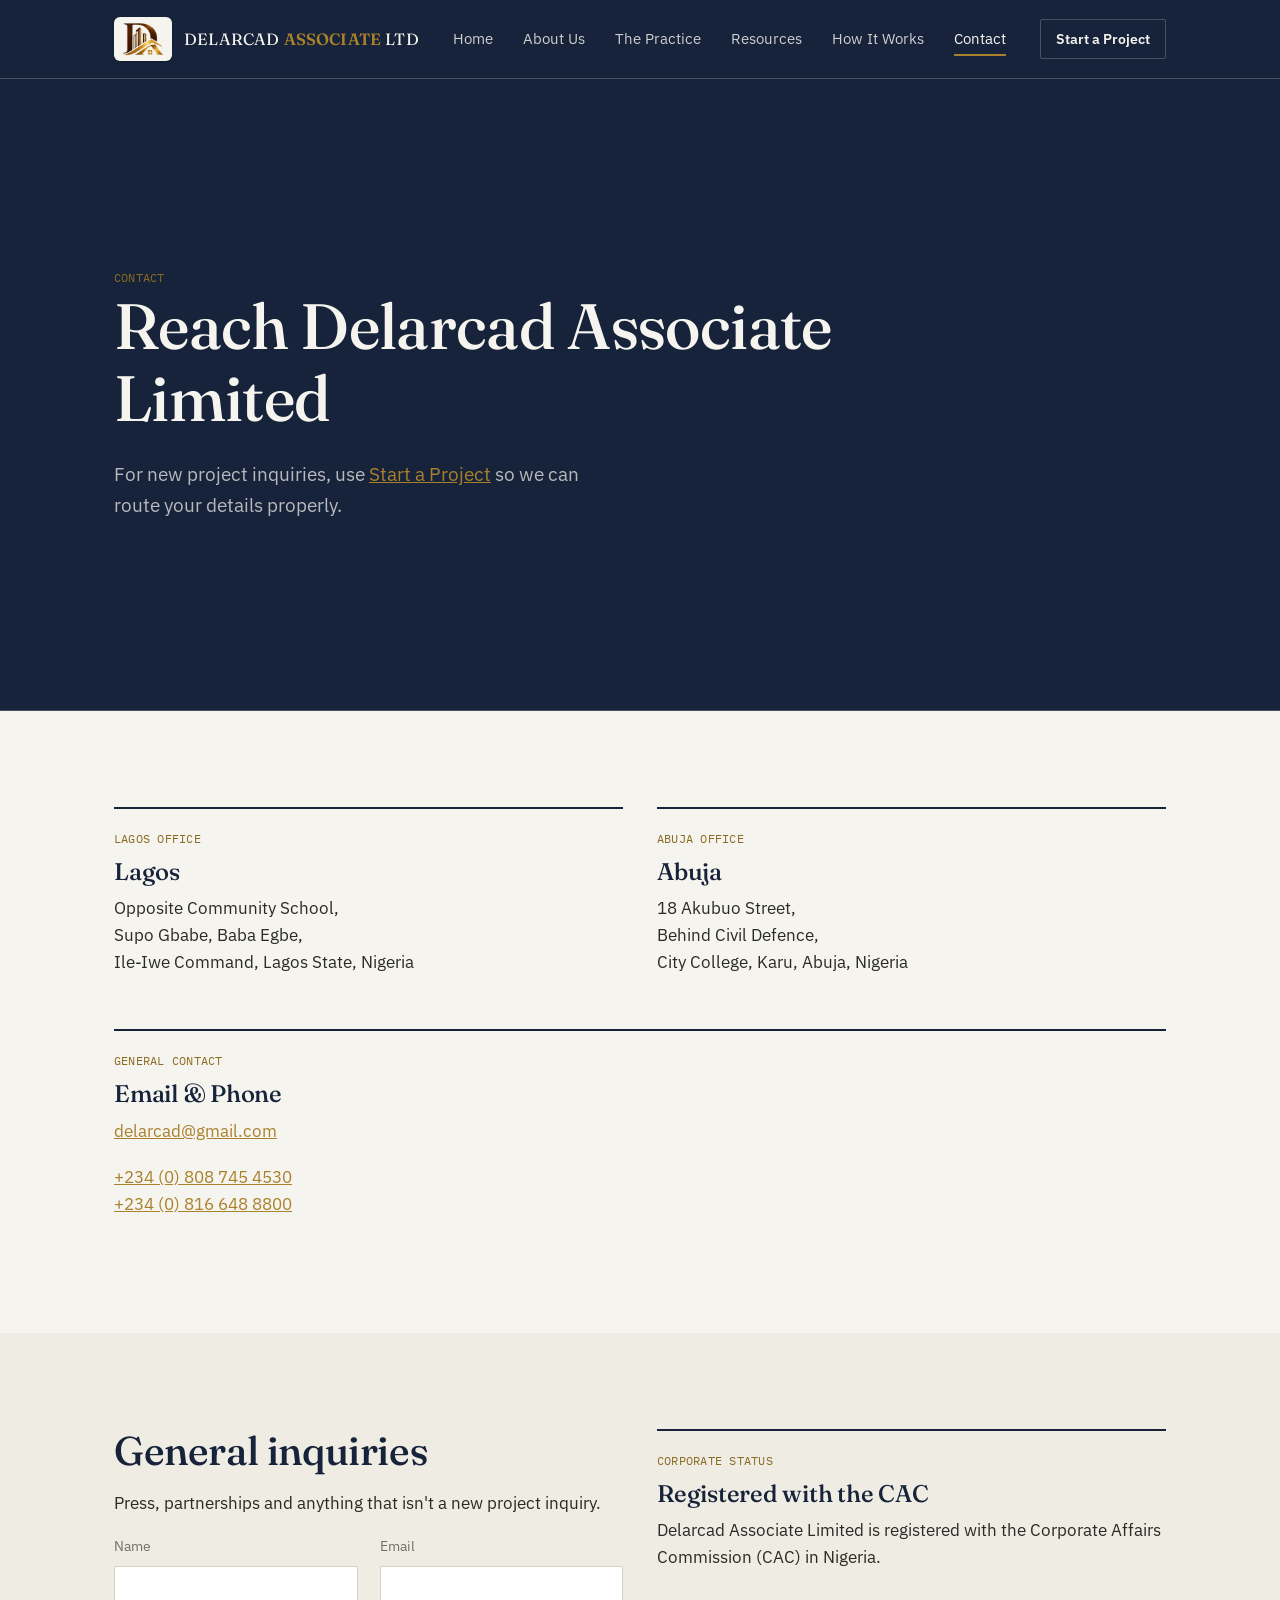
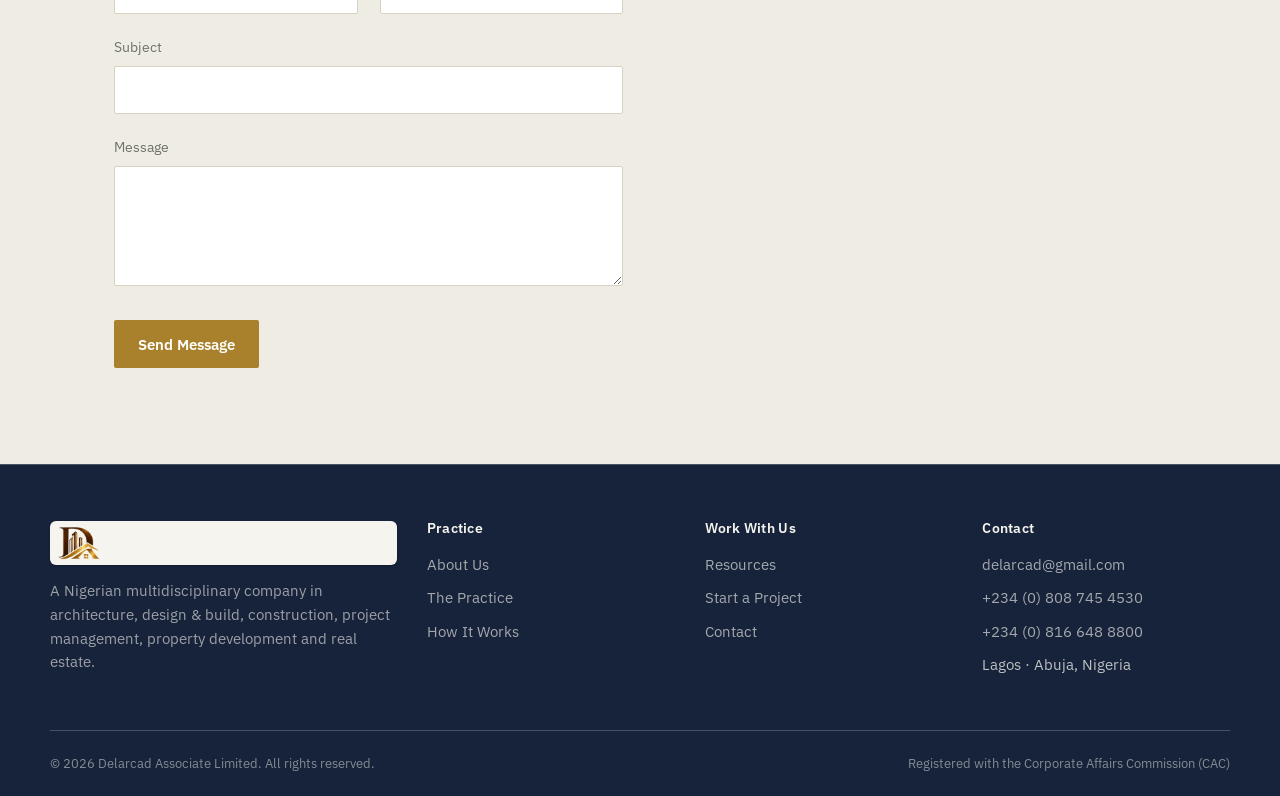
<file: contact.html>
<!doctype html>
<html lang="en">
<head>
<meta charset="UTF-8">
<meta name="viewport" content="width=device-width, initial-scale=1">
<title>Contact · DELARCAD ASSOCIATE LIMITED</title>
<meta name="description" content="Contact Delarcad Associate Limited -- offices in Lagos and Abuja, Nigeria.">
<link rel="icon" type="image/png" href="favicon.png">
<link rel="stylesheet" href="style.css">
</head>
<body>
<header class="site-header">
  <div class="wrap">
    <a class="brand" href="index.html">
      <span class="brand-badge"><img src="delarcad-icon.png" alt="DELARCAD ASSOCIATE LIMITED"></span>
      <span class="brand-name">DELARCAD <b>ASSOCIATE</b> LTD</span>
    </a>
    <ul class="nav-links">
      <li><a href="index.html">Home</a></li>
<li><a href="about-us.html">About Us</a></li>
<li><a href="about-delarcad.html">The Practice</a></li>
<li><a href="resources.html">Resources</a></li>
<li><a href="how-it-works.html">How It Works</a></li>
<li><a href="contact.html" class="active">Contact</a></li>

    </ul>
    <div class="nav-cta">
      <a class="btn btn-ghost-light" href="get-started.html">Start a Project</a>
      <button class="nav-toggle" aria-label="Toggle navigation" aria-expanded="false"><span></span></button>
    </div>
  </div>
</header>

<section class="page-hero">
  <div class="wrap">
    <span class="mono-label">CONTACT</span>
    <h1>Reach Delarcad Associate Limited</h1>
    <p class="lede">For new project inquiries, use <a href="get-started.html" style="color:#A9812C;">Start a Project</a> so we can route your details properly.</p>
  </div>
</section>

<section>
  <div class="wrap">
    <div class="grid grid-2">
      <div class="panel">
        <span class="mono-label">LAGOS OFFICE</span>
        <h3>Lagos</h3>
        <p>Opposite Community School,<br>Supo Gbabe, Baba Egbe,<br>Ile-Iwe Command, Lagos State, Nigeria</p>
      </div>
      <div class="panel">
        <span class="mono-label">ABUJA OFFICE</span>
        <h3>Abuja</h3>
        <p>18 Akubuo Street,<br>Behind Civil Defence,<br>City College, Karu, Abuja, Nigeria</p>
      </div>
    </div>
    <div class="panel" style="margin-top:34px;">
      <span class="mono-label">GENERAL CONTACT</span>
      <h3>Email &amp; Phone</h3>
      <p><a href="mailto:delarcad@gmail.com" style="color:#A9812C;">delarcad@gmail.com</a></p>
      <p><a href="tel:+2348087454530" style="color:#A9812C;">+234 (0) 808 745 4530</a><br><a href="tel:+2348166488800" style="color:#A9812C;">+234 (0) 816 648 8800</a></p>
    </div>
  </div>
</section>

<section class="section-alt">
  <div class="wrap">
    <div class="grid grid-2" style="align-items:start;">
      <div>
        <h2>General inquiries</h2>
        <p>Press, partnerships and anything that isn't a new project inquiry.</p>
        <form data-inquiry-form>
          <div class="form-grid">
            <div>
              <label for="c-name">Name</label>
              <input id="c-name" name="name" type="text" required>
            </div>
            <div>
              <label for="c-email">Email</label>
              <input id="c-email" name="email" type="email" required>
            </div>
            <div class="full">
              <label for="c-subject">Subject</label>
              <input id="c-subject" name="subject" type="text">
            </div>
            <div class="full">
              <label for="c-message">Message</label>
              <textarea id="c-message" name="message"></textarea>
            </div>
          </div>
          <button class="btn btn-primary" type="submit" style="margin-top:26px;">Send Message</button>
        </form>
        <div class="form-success">
          <strong>Thank you &mdash; your message has been sent.</strong>
          <p style="margin:8px 0 0;">We'll get back to you within two business days.</p>
        </div>
      </div>
      <div>
        <div class="panel">
          <span class="mono-label">CORPORATE STATUS</span>
          <h3>Registered with the CAC</h3>
          <p>Delarcad Associate Limited is registered with the Corporate Affairs Commission (CAC) in Nigeria.</p>
        </div>
      </div>
    </div>
  </div>
</section>
<footer class="site-footer">
  <div class="wrap footer-top">
    <div class="footer-brand">
      <span class="brand-badge"><img src="delarcad-icon.png" alt="DELARCAD ASSOCIATE LIMITED"></span>
      <p>A Nigerian multidisciplinary company in architecture, design &amp; build, construction, project management, property development and real estate.</p>
    </div>
    <div>
      <h4>Practice</h4>
      <ul>
        <li><a href="about-us.html">About Us</a></li>
        <li><a href="about-delarcad.html">The Practice</a></li>
        <li><a href="how-it-works.html">How It Works</a></li>
      </ul>
    </div>
    <div>
      <h4>Work With Us</h4>
      <ul>
        <li><a href="resources.html">Resources</a></li>
        <li><a href="get-started.html">Start a Project</a></li>
        <li><a href="contact.html">Contact</a></li>
      </ul>
    </div>
    <div>
      <h4>Contact</h4>
      <ul>
        <li><a href="mailto:delarcad@gmail.com">delarcad@gmail.com</a></li>
        <li><a href="tel:+2348087454530">+234 (0) 808 745 4530</a></li>
        <li><a href="tel:+2348166488800">+234 (0) 816 648 8800</a></li>
        <li>Lagos &middot; Abuja, Nigeria</li>
      </ul>
    </div>
  </div>
  <div class="wrap footer-bottom">
    <span>&copy; 2026 Delarcad Associate Limited. All rights reserved.</span>
    <span>Registered with the Corporate Affairs Commission (CAC)</span>
  </div>
</footer>
<script src="main.js"></script>
</body>
</html>
</file>
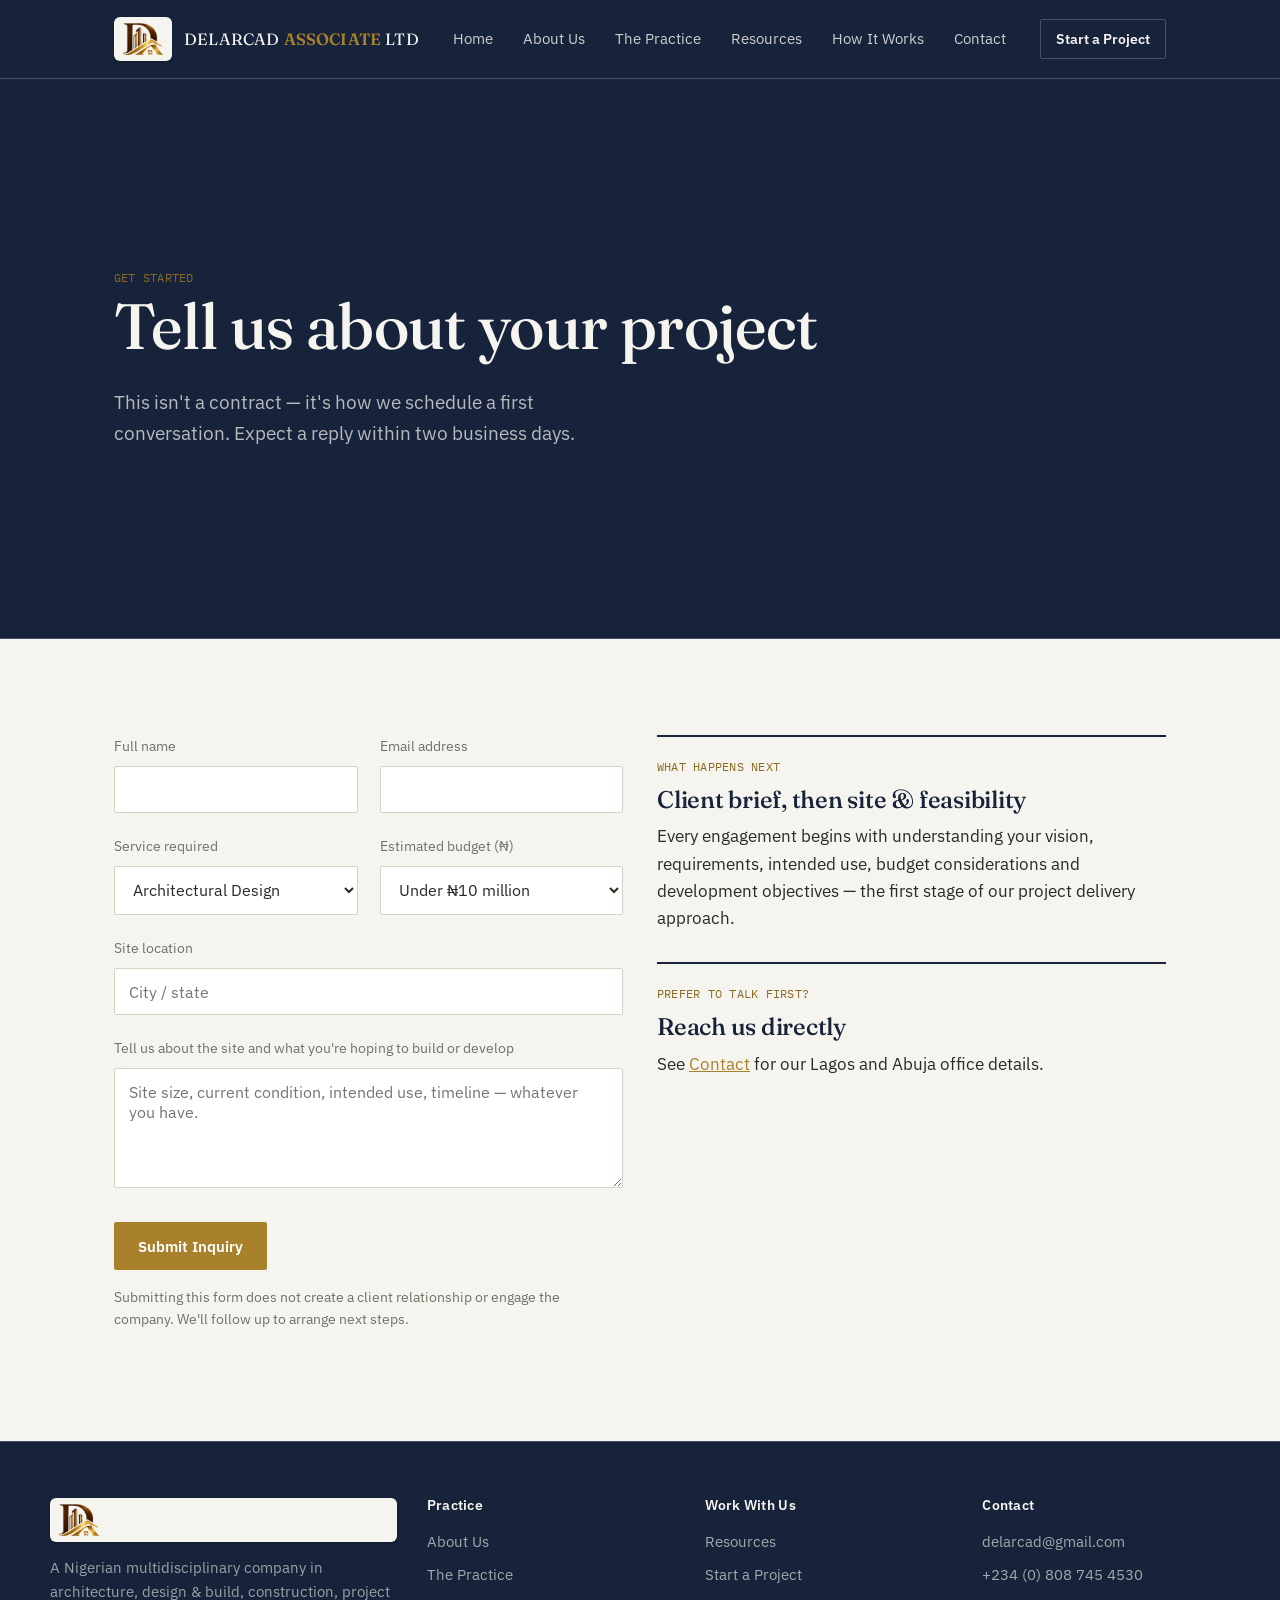
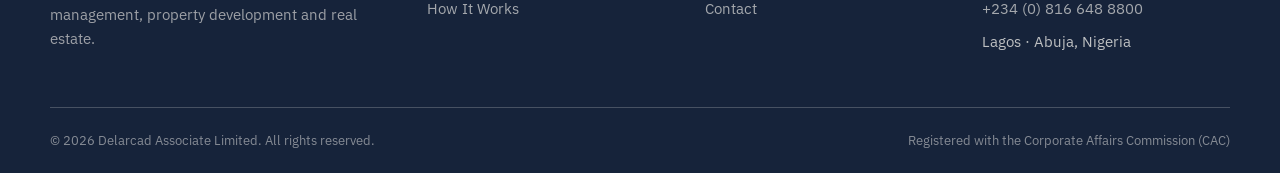
<file: get-started.html>
<!doctype html>
<html lang="en">
<head>
<meta charset="UTF-8">
<meta name="viewport" content="width=device-width, initial-scale=1">
<title>Start a Project · DELARCAD ASSOCIATE LIMITED</title>
<meta name="description" content="Tell Delarcad Associate Limited about your project so we can arrange next steps.">
<link rel="icon" type="image/png" href="favicon.png">
<link rel="stylesheet" href="style.css">
</head>
<body>
<header class="site-header">
  <div class="wrap">
    <a class="brand" href="index.html">
      <span class="brand-badge"><img src="delarcad-icon.png" alt="DELARCAD ASSOCIATE LIMITED"></span>
      <span class="brand-name">DELARCAD <b>ASSOCIATE</b> LTD</span>
    </a>
    <ul class="nav-links">
      <li><a href="index.html">Home</a></li>
<li><a href="about-us.html">About Us</a></li>
<li><a href="about-delarcad.html">The Practice</a></li>
<li><a href="resources.html">Resources</a></li>
<li><a href="how-it-works.html">How It Works</a></li>
<li><a href="contact.html">Contact</a></li>

    </ul>
    <div class="nav-cta">
      <a class="btn btn-ghost-light" href="get-started.html">Start a Project</a>
      <button class="nav-toggle" aria-label="Toggle navigation" aria-expanded="false"><span></span></button>
    </div>
  </div>
</header>

<section class="page-hero">
  <div class="wrap">
    <span class="mono-label">GET STARTED</span>
    <h1>Tell us about your project</h1>
    <p class="lede">This isn't a contract &mdash; it's how we schedule a first conversation. Expect a reply within two business days.</p>
  </div>
</section>

<section>
  <div class="wrap">
    <div class="grid grid-2" style="align-items:start;">
      <div>
        <form data-inquiry-form>
          <div class="form-grid">
            <div>
              <label for="gs-name">Full name</label>
              <input id="gs-name" name="name" type="text" required>
            </div>
            <div>
              <label for="gs-email">Email address</label>
              <input id="gs-email" name="email" type="email" required>
            </div>
            <div>
              <label for="gs-project">Service required</label>
              <select id="gs-project" name="project_type">
                <option>Architectural Design</option>
                <option>Design &amp; Build</option>
                <option>Building Construction</option>
                <option>Project Management &amp; Supervision</option>
                <option>Property Development</option>
                <option>Land &amp; Real Estate Services</option>
                <option>Building Materials Supply</option>
                <option>Other</option>
              </select>
            </div>
            <div>
              <label for="gs-budget">Estimated budget (&#8358;)</label>
              <select id="gs-budget" name="budget">
                <option>Under &#8358;10 million</option>
                <option>&#8358;10 million &ndash; &#8358;50 million</option>
                <option>&#8358;50 million &ndash; &#8358;200 million</option>
                <option>Over &#8358;200 million</option>
                <option>Not yet determined</option>
              </select>
            </div>
            <div class="full">
              <label for="gs-location">Site location</label>
              <input id="gs-location" name="location" type="text" placeholder="City / state">
            </div>
            <div class="full">
              <label for="gs-details">Tell us about the site and what you're hoping to build or develop</label>
              <textarea id="gs-details" name="details" placeholder="Site size, current condition, intended use, timeline &mdash; whatever you have."></textarea>
            </div>
          </div>
          <button class="btn btn-primary" type="submit" style="margin-top:26px;">Submit Inquiry</button>
          <p class="form-note">Submitting this form does not create a client relationship or engage the company. We'll follow up to arrange next steps.</p>
        </form>
        <div class="form-success">
          <strong>Thank you &mdash; your inquiry has been received.</strong>
          <p style="margin:8px 0 0;">We will review your project and follow up within two business days.</p>
        </div>
      </div>

      <div>
        <div class="panel" style="margin-bottom:30px;">
          <span class="mono-label">WHAT HAPPENS NEXT</span>
          <h3>Client brief, then site &amp; feasibility</h3>
          <p>Every engagement begins with understanding your vision, requirements, intended use, budget considerations and development objectives &mdash; the first stage of our project delivery approach.</p>
        </div>
        <div class="panel">
          <span class="mono-label">PREFER TO TALK FIRST?</span>
          <h3>Reach us directly</h3>
          <p>See <a href="contact.html" style="color:#A9812C;">Contact</a> for our Lagos and Abuja office details.</p>
        </div>
      </div>
    </div>
  </div>
</section>
<footer class="site-footer">
  <div class="wrap footer-top">
    <div class="footer-brand">
      <span class="brand-badge"><img src="delarcad-icon.png" alt="DELARCAD ASSOCIATE LIMITED"></span>
      <p>A Nigerian multidisciplinary company in architecture, design &amp; build, construction, project management, property development and real estate.</p>
    </div>
    <div>
      <h4>Practice</h4>
      <ul>
        <li><a href="about-us.html">About Us</a></li>
        <li><a href="about-delarcad.html">The Practice</a></li>
        <li><a href="how-it-works.html">How It Works</a></li>
      </ul>
    </div>
    <div>
      <h4>Work With Us</h4>
      <ul>
        <li><a href="resources.html">Resources</a></li>
        <li><a href="get-started.html">Start a Project</a></li>
        <li><a href="contact.html">Contact</a></li>
      </ul>
    </div>
    <div>
      <h4>Contact</h4>
      <ul>
        <li><a href="mailto:delarcad@gmail.com">delarcad@gmail.com</a></li>
        <li><a href="tel:+2348087454530">+234 (0) 808 745 4530</a></li>
        <li><a href="tel:+2348166488800">+234 (0) 816 648 8800</a></li>
        <li>Lagos &middot; Abuja, Nigeria</li>
      </ul>
    </div>
  </div>
  <div class="wrap footer-bottom">
    <span>&copy; 2026 Delarcad Associate Limited. All rights reserved.</span>
    <span>Registered with the Corporate Affairs Commission (CAC)</span>
  </div>
</footer>
<script src="main.js"></script>
</body>
</html>
</file>
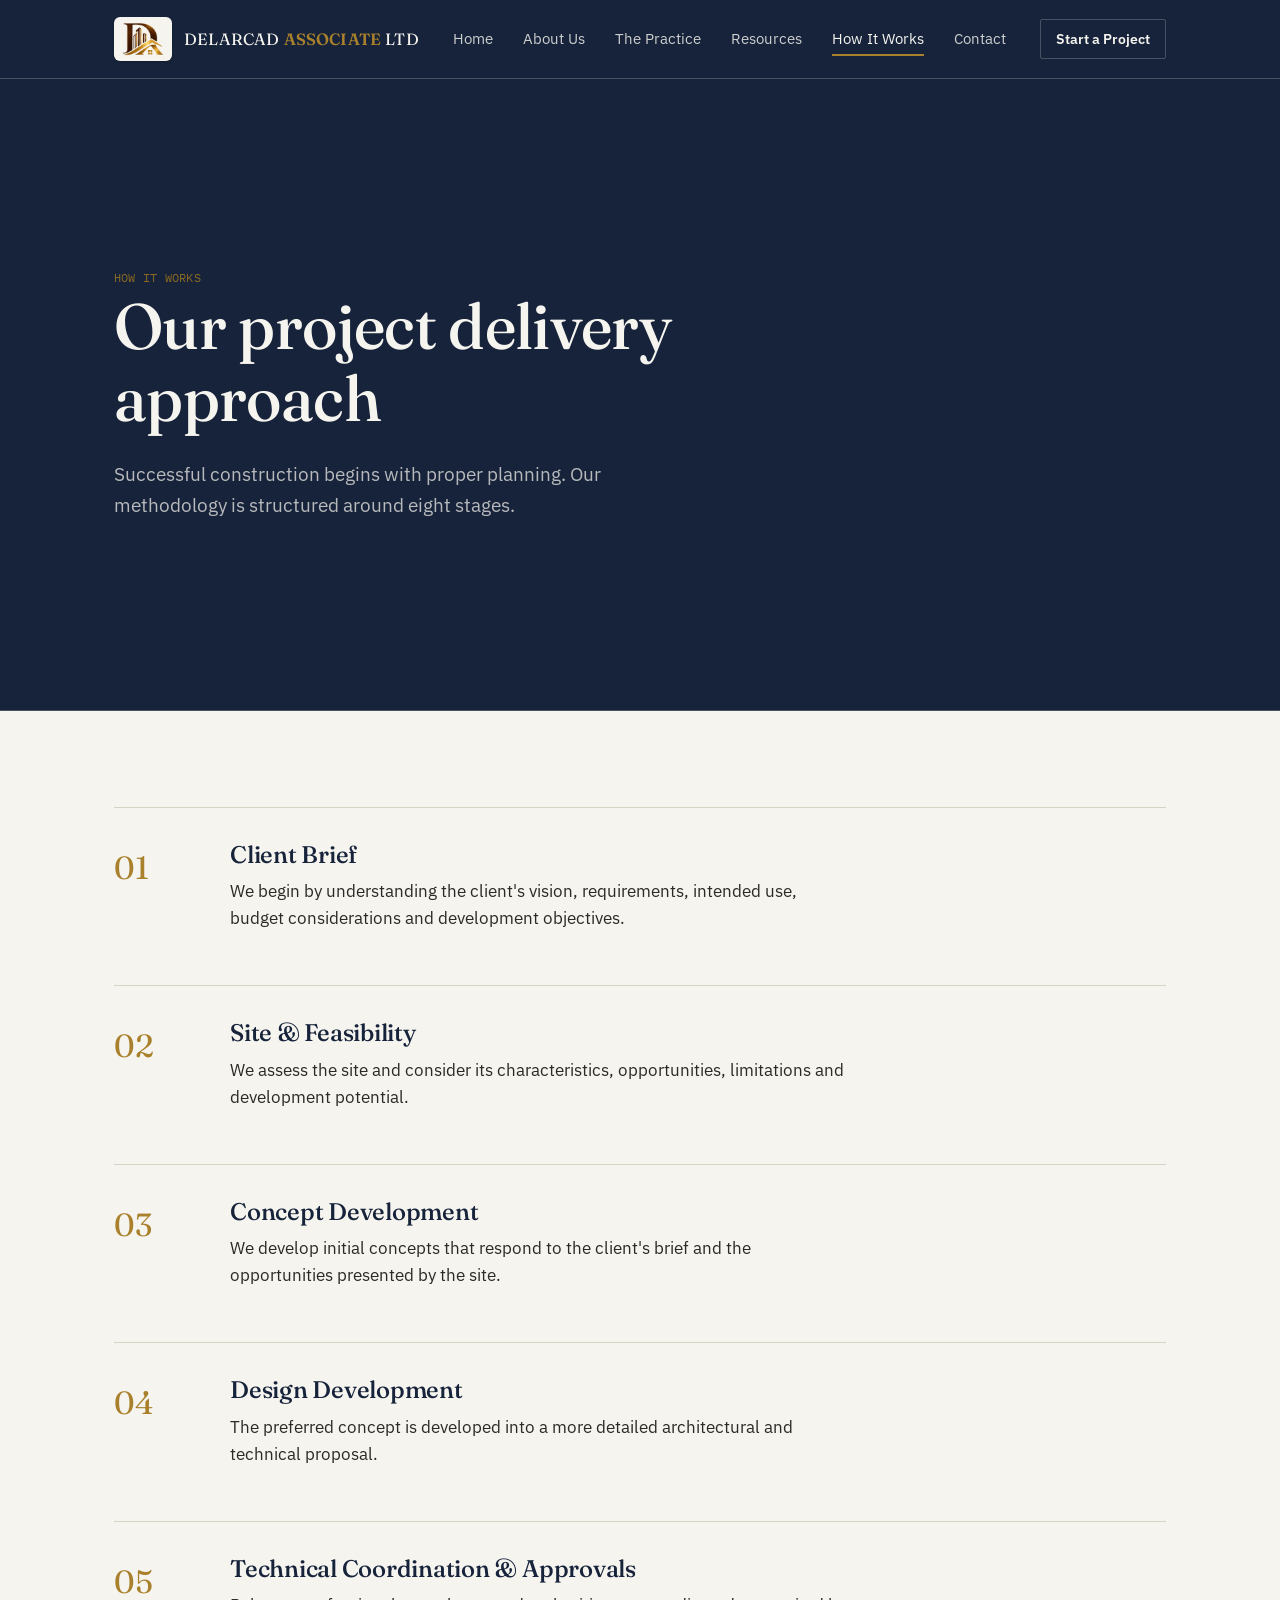
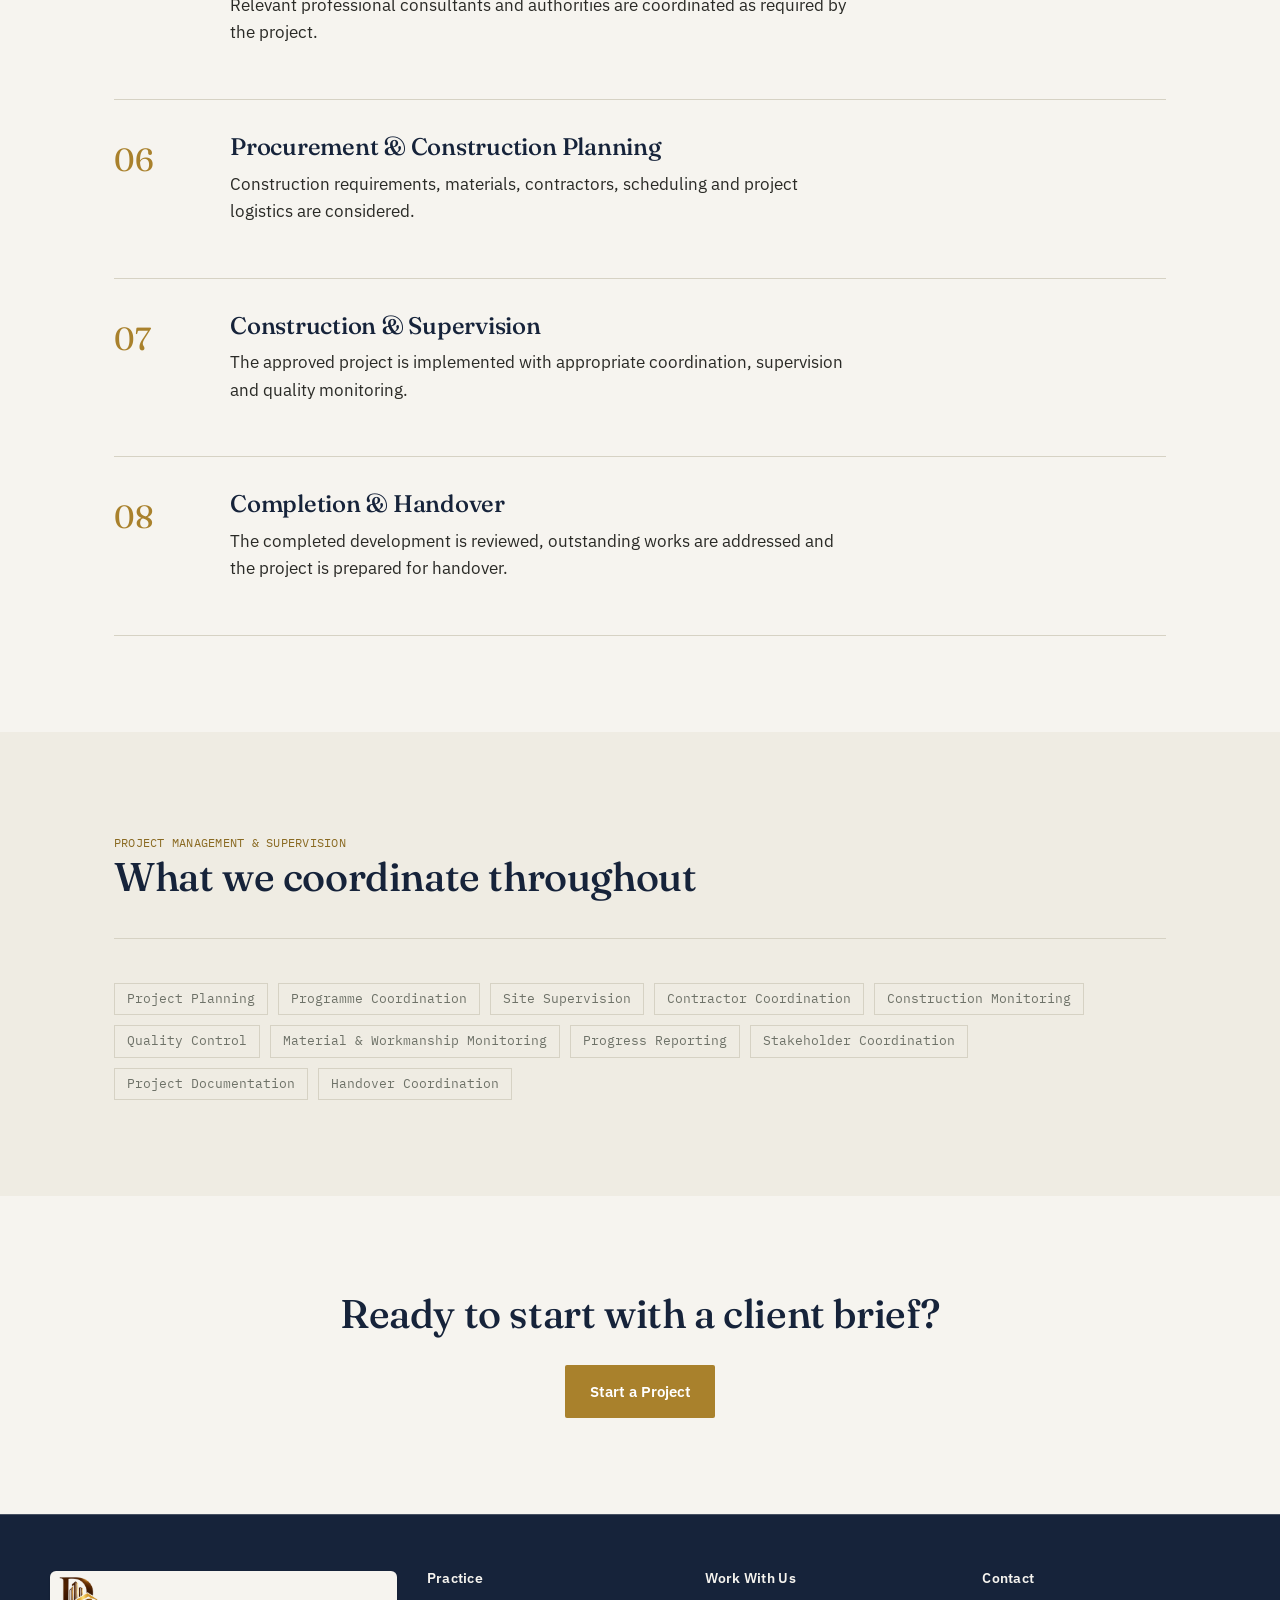
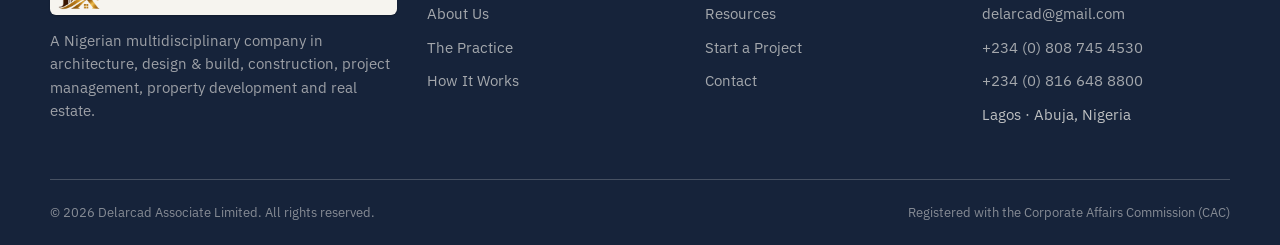
<file: how-it-works.html>
<!doctype html>
<html lang="en">
<head>
<meta charset="UTF-8">
<meta name="viewport" content="width=device-width, initial-scale=1">
<title>How It Works · DELARCAD ASSOCIATE LIMITED</title>
<meta name="description" content="The eight-stage project delivery approach Delarcad Associate Limited follows, from client brief to completion and handover.">
<link rel="icon" type="image/png" href="favicon.png">
<link rel="stylesheet" href="style.css">
</head>
<body>
<header class="site-header">
  <div class="wrap">
    <a class="brand" href="index.html">
      <span class="brand-badge"><img src="delarcad-icon.png" alt="DELARCAD ASSOCIATE LIMITED"></span>
      <span class="brand-name">DELARCAD <b>ASSOCIATE</b> LTD</span>
    </a>
    <ul class="nav-links">
      <li><a href="index.html">Home</a></li>
<li><a href="about-us.html">About Us</a></li>
<li><a href="about-delarcad.html">The Practice</a></li>
<li><a href="resources.html">Resources</a></li>
<li><a href="how-it-works.html" class="active">How It Works</a></li>
<li><a href="contact.html">Contact</a></li>

    </ul>
    <div class="nav-cta">
      <a class="btn btn-ghost-light" href="get-started.html">Start a Project</a>
      <button class="nav-toggle" aria-label="Toggle navigation" aria-expanded="false"><span></span></button>
    </div>
  </div>
</header>

<section class="page-hero">
  <div class="wrap">
    <span class="mono-label">HOW IT WORKS</span>
    <h1>Our project delivery approach</h1>
    <p class="lede">Successful construction begins with proper planning. Our methodology is structured around eight stages.</p>
  </div>
</section>

<section>
  <div class="wrap">
    <div class="process">

      <div class="process-step">
        <span class="step-num">01</span>
        <div>
          <h3>Client Brief</h3>
          <p>We begin by understanding the client's vision, requirements, intended use, budget considerations and development objectives.</p>
        </div>
      </div>

      <div class="process-step">
        <span class="step-num">02</span>
        <div>
          <h3>Site &amp; Feasibility</h3>
          <p>We assess the site and consider its characteristics, opportunities, limitations and development potential.</p>
        </div>
      </div>

      <div class="process-step">
        <span class="step-num">03</span>
        <div>
          <h3>Concept Development</h3>
          <p>We develop initial concepts that respond to the client's brief and the opportunities presented by the site.</p>
        </div>
      </div>

      <div class="process-step">
        <span class="step-num">04</span>
        <div>
          <h3>Design Development</h3>
          <p>The preferred concept is developed into a more detailed architectural and technical proposal.</p>
        </div>
      </div>

      <div class="process-step">
        <span class="step-num">05</span>
        <div>
          <h3>Technical Coordination &amp; Approvals</h3>
          <p>Relevant professional consultants and authorities are coordinated as required by the project.</p>
        </div>
      </div>

      <div class="process-step">
        <span class="step-num">06</span>
        <div>
          <h3>Procurement &amp; Construction Planning</h3>
          <p>Construction requirements, materials, contractors, scheduling and project logistics are considered.</p>
        </div>
      </div>

      <div class="process-step">
        <span class="step-num">07</span>
        <div>
          <h3>Construction &amp; Supervision</h3>
          <p>The approved project is implemented with appropriate coordination, supervision and quality monitoring.</p>
        </div>
      </div>

      <div class="process-step">
        <span class="step-num">08</span>
        <div>
          <h3>Completion &amp; Handover</h3>
          <p>The completed development is reviewed, outstanding works are addressed and the project is prepared for handover.</p>
        </div>
      </div>

    </div>
  </div>
</section>

<section class="section-alt">
  <div class="wrap">
    <div class="section-head">
      <div>
        <span class="mono-label">PROJECT MANAGEMENT &amp; SUPERVISION</span>
        <h2 class="mt-0">What we coordinate throughout</h2>
      </div>
    </div>
    <div class="tag-row">
      <span class="tag">Project Planning</span>
      <span class="tag">Programme Coordination</span>
      <span class="tag">Site Supervision</span>
      <span class="tag">Contractor Coordination</span>
      <span class="tag">Construction Monitoring</span>
      <span class="tag">Quality Control</span>
      <span class="tag">Material &amp; Workmanship Monitoring</span>
      <span class="tag">Progress Reporting</span>
      <span class="tag">Stakeholder Coordination</span>
      <span class="tag">Project Documentation</span>
      <span class="tag">Handover Coordination</span>
    </div>
  </div>
</section>

<section class="center">
  <div class="wrap">
    <h2>Ready to start with a client brief?</h2>
    <div class="hero-cta" style="justify-content:center;">
      <a class="btn btn-primary" href="get-started.html">Start a Project</a>
    </div>
  </div>
</section>
<footer class="site-footer">
  <div class="wrap footer-top">
    <div class="footer-brand">
      <span class="brand-badge"><img src="delarcad-icon.png" alt="DELARCAD ASSOCIATE LIMITED"></span>
      <p>A Nigerian multidisciplinary company in architecture, design &amp; build, construction, project management, property development and real estate.</p>
    </div>
    <div>
      <h4>Practice</h4>
      <ul>
        <li><a href="about-us.html">About Us</a></li>
        <li><a href="about-delarcad.html">The Practice</a></li>
        <li><a href="how-it-works.html">How It Works</a></li>
      </ul>
    </div>
    <div>
      <h4>Work With Us</h4>
      <ul>
        <li><a href="resources.html">Resources</a></li>
        <li><a href="get-started.html">Start a Project</a></li>
        <li><a href="contact.html">Contact</a></li>
      </ul>
    </div>
    <div>
      <h4>Contact</h4>
      <ul>
        <li><a href="mailto:delarcad@gmail.com">delarcad@gmail.com</a></li>
        <li><a href="tel:+2348087454530">+234 (0) 808 745 4530</a></li>
        <li><a href="tel:+2348166488800">+234 (0) 816 648 8800</a></li>
        <li>Lagos &middot; Abuja, Nigeria</li>
      </ul>
    </div>
  </div>
  <div class="wrap footer-bottom">
    <span>&copy; 2026 Delarcad Associate Limited. All rights reserved.</span>
    <span>Registered with the Corporate Affairs Commission (CAC)</span>
  </div>
</footer>
<script src="main.js"></script>
</body>
</html>
</file>
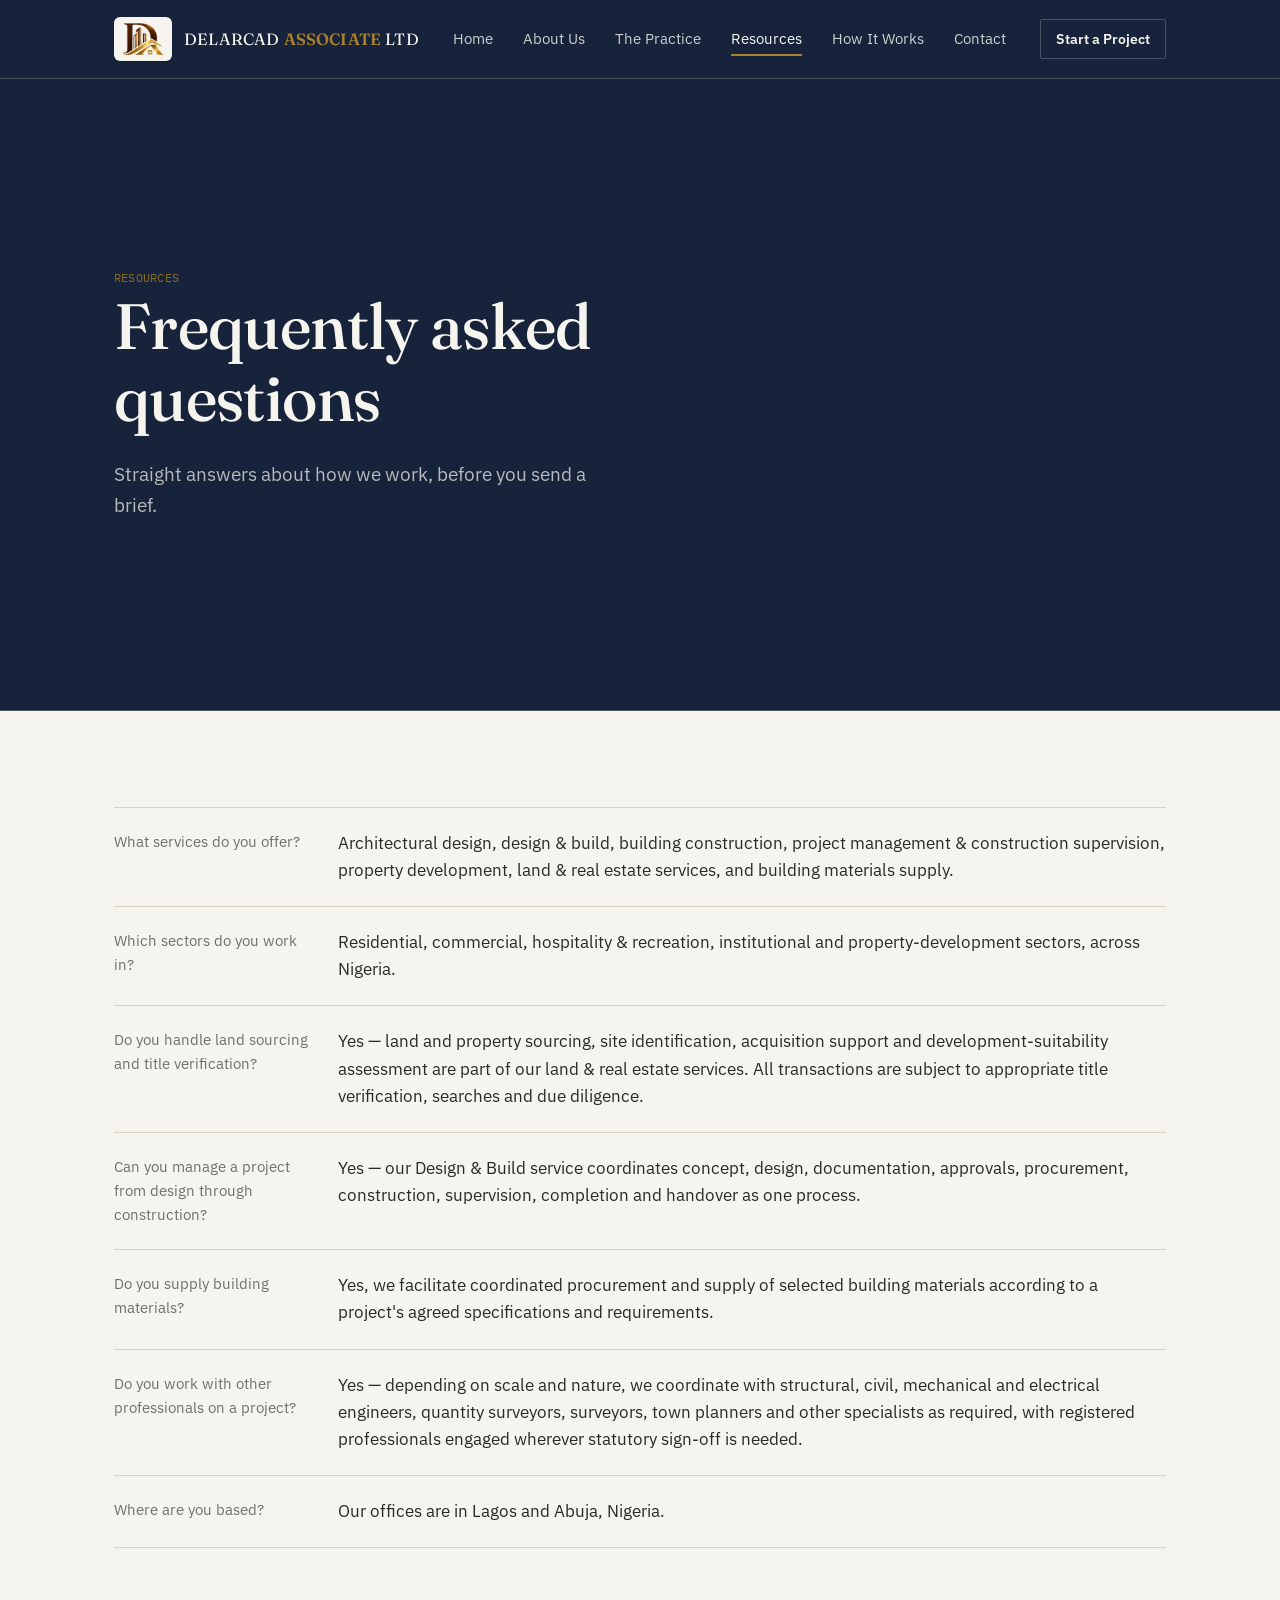
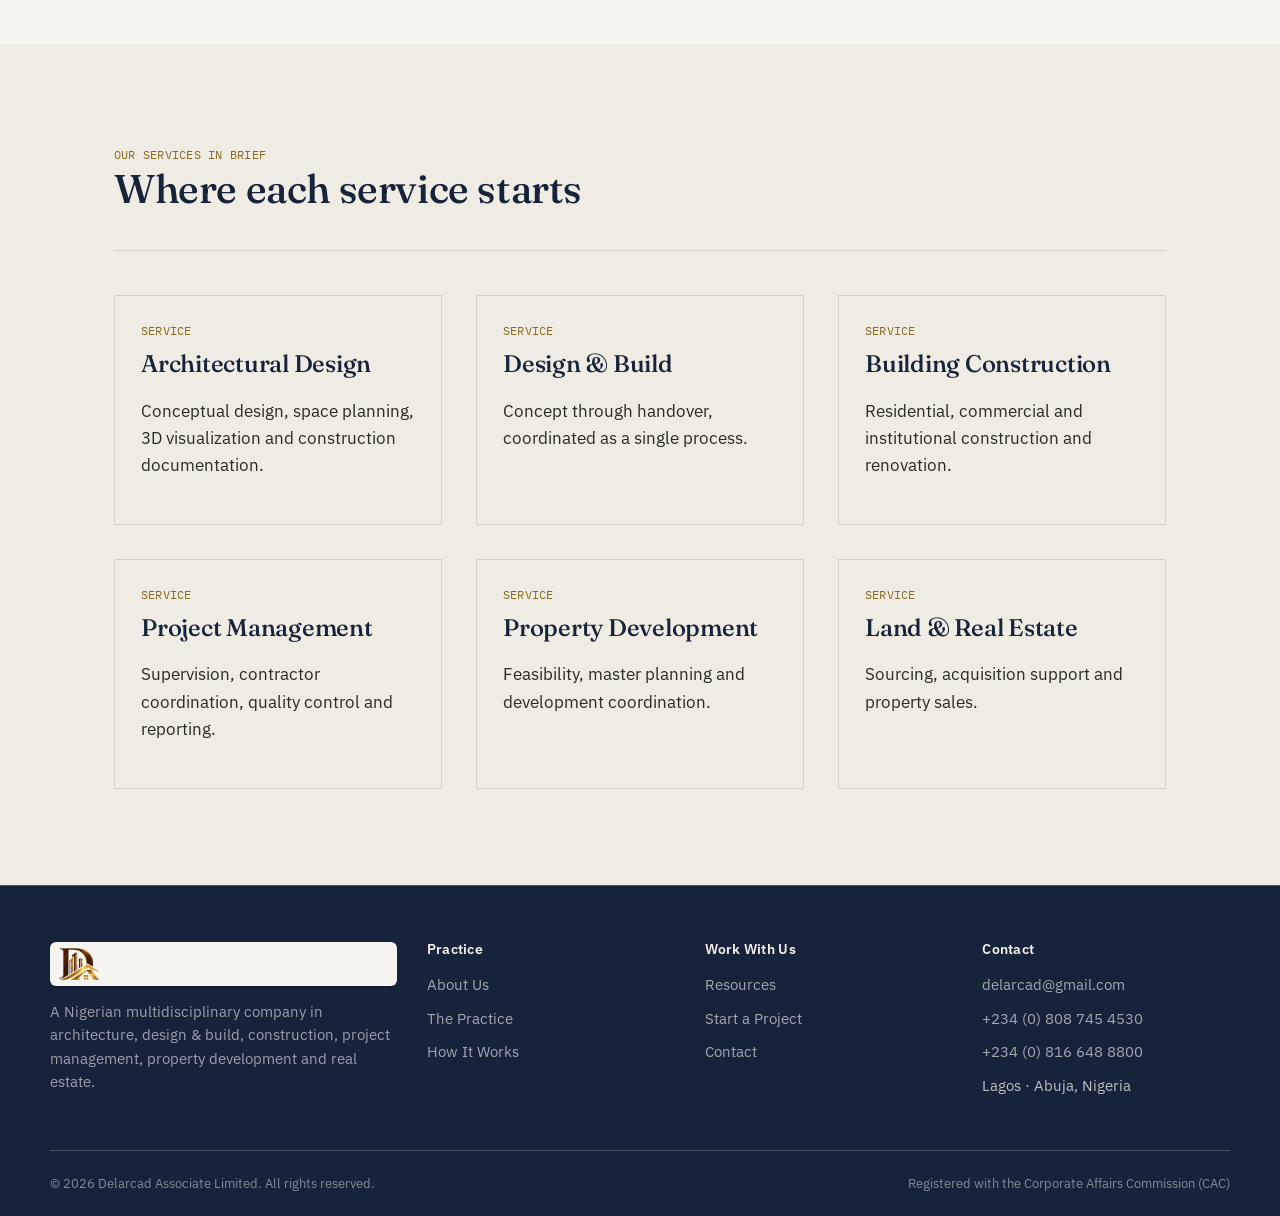
<file: resources.html>
<!doctype html>
<html lang="en">
<head>
<meta charset="UTF-8">
<meta name="viewport" content="width=device-width, initial-scale=1">
<title>Resources · DELARCAD ASSOCIATE LIMITED</title>
<meta name="description" content="Frequently asked questions about Delarcad Associate Limited's architecture, construction, project management and real estate services.">
<link rel="icon" type="image/png" href="favicon.png">
<link rel="stylesheet" href="style.css">
</head>
<body>
<header class="site-header">
  <div class="wrap">
    <a class="brand" href="index.html">
      <span class="brand-badge"><img src="delarcad-icon.png" alt="DELARCAD ASSOCIATE LIMITED"></span>
      <span class="brand-name">DELARCAD <b>ASSOCIATE</b> LTD</span>
    </a>
    <ul class="nav-links">
      <li><a href="index.html">Home</a></li>
<li><a href="about-us.html">About Us</a></li>
<li><a href="about-delarcad.html">The Practice</a></li>
<li><a href="resources.html" class="active">Resources</a></li>
<li><a href="how-it-works.html">How It Works</a></li>
<li><a href="contact.html">Contact</a></li>

    </ul>
    <div class="nav-cta">
      <a class="btn btn-ghost-light" href="get-started.html">Start a Project</a>
      <button class="nav-toggle" aria-label="Toggle navigation" aria-expanded="false"><span></span></button>
    </div>
  </div>
</header>

<section class="page-hero">
  <div class="wrap">
    <span class="mono-label">RESOURCES</span>
    <h1>Frequently asked questions</h1>
    <p class="lede">Straight answers about how we work, before you send a brief.</p>
  </div>
</section>

<section>
  <div class="wrap">
    <ul class="rowlist">
      <li><span class="rl-label">What services do you offer?</span><span>Architectural design, design &amp; build, building construction, project management &amp; construction supervision, property development, land &amp; real estate services, and building materials supply.</span></li>
      <li><span class="rl-label">Which sectors do you work in?</span><span>Residential, commercial, hospitality &amp; recreation, institutional and property-development sectors, across Nigeria.</span></li>
      <li><span class="rl-label">Do you handle land sourcing and title verification?</span><span>Yes &mdash; land and property sourcing, site identification, acquisition support and development-suitability assessment are part of our land &amp; real estate services. All transactions are subject to appropriate title verification, searches and due diligence.</span></li>
      <li><span class="rl-label">Can you manage a project from design through construction?</span><span>Yes &mdash; our Design &amp; Build service coordinates concept, design, documentation, approvals, procurement, construction, supervision, completion and handover as one process.</span></li>
      <li><span class="rl-label">Do you supply building materials?</span><span>Yes, we facilitate coordinated procurement and supply of selected building materials according to a project's agreed specifications and requirements.</span></li>
      <li><span class="rl-label">Do you work with other professionals on a project?</span><span>Yes &mdash; depending on scale and nature, we coordinate with structural, civil, mechanical and electrical engineers, quantity surveyors, surveyors, town planners and other specialists as required, with registered professionals engaged wherever statutory sign-off is needed.</span></li>
      <li><span class="rl-label">Where are you based?</span><span>Our offices are in Lagos and Abuja, Nigeria.</span></li>
    </ul>
  </div>
</section>

<section class="section-alt">
  <div class="wrap">
    <div class="section-head">
      <div>
        <span class="mono-label">OUR SERVICES IN BRIEF</span>
        <h2 class="mt-0">Where each service starts</h2>
      </div>
    </div>
    <div class="grid grid-3">
      <div class="resource-card">
        <span class="resource-kind">SERVICE</span>
        <h3>Architectural Design</h3>
        <p>Conceptual design, space planning, 3D visualization and construction documentation.</p>
      </div>
      <div class="resource-card">
        <span class="resource-kind">SERVICE</span>
        <h3>Design &amp; Build</h3>
        <p>Concept through handover, coordinated as a single process.</p>
      </div>
      <div class="resource-card">
        <span class="resource-kind">SERVICE</span>
        <h3>Building Construction</h3>
        <p>Residential, commercial and institutional construction and renovation.</p>
      </div>
      <div class="resource-card">
        <span class="resource-kind">SERVICE</span>
        <h3>Project Management</h3>
        <p>Supervision, contractor coordination, quality control and reporting.</p>
      </div>
      <div class="resource-card">
        <span class="resource-kind">SERVICE</span>
        <h3>Property Development</h3>
        <p>Feasibility, master planning and development coordination.</p>
      </div>
      <div class="resource-card">
        <span class="resource-kind">SERVICE</span>
        <h3>Land &amp; Real Estate</h3>
        <p>Sourcing, acquisition support and property sales.</p>
      </div>
    </div>
  </div>
</section>
<footer class="site-footer">
  <div class="wrap footer-top">
    <div class="footer-brand">
      <span class="brand-badge"><img src="delarcad-icon.png" alt="DELARCAD ASSOCIATE LIMITED"></span>
      <p>A Nigerian multidisciplinary company in architecture, design &amp; build, construction, project management, property development and real estate.</p>
    </div>
    <div>
      <h4>Practice</h4>
      <ul>
        <li><a href="about-us.html">About Us</a></li>
        <li><a href="about-delarcad.html">The Practice</a></li>
        <li><a href="how-it-works.html">How It Works</a></li>
      </ul>
    </div>
    <div>
      <h4>Work With Us</h4>
      <ul>
        <li><a href="resources.html">Resources</a></li>
        <li><a href="get-started.html">Start a Project</a></li>
        <li><a href="contact.html">Contact</a></li>
      </ul>
    </div>
    <div>
      <h4>Contact</h4>
      <ul>
        <li><a href="mailto:delarcad@gmail.com">delarcad@gmail.com</a></li>
        <li><a href="tel:+2348087454530">+234 (0) 808 745 4530</a></li>
        <li><a href="tel:+2348166488800">+234 (0) 816 648 8800</a></li>
        <li>Lagos &middot; Abuja, Nigeria</li>
      </ul>
    </div>
  </div>
  <div class="wrap footer-bottom">
    <span>&copy; 2026 Delarcad Associate Limited. All rights reserved.</span>
    <span>Registered with the Corporate Affairs Commission (CAC)</span>
  </div>
</footer>
<script src="main.js"></script>
</body>
</html>
</file>
<file: style.css>
/* ==========================================================================
   DELARCAD ASSOCIATE LIMITED — Design System
   Concept: an architecture practice's drafting table — blueprint linework,
   editorial serif headlines, brass instrument accents. Quiet everywhere
   except the hero.
   ========================================================================== */

@import url('https://fonts.googleapis.com/css2?family=Fraunces:opsz,wght@9..144,400;9..144,500;9..144,600&family=IBM+Plex+Sans:wght@400;500;600&family=IBM+Plex+Mono:wght@400;500&display=swap');

:root{
  --ink:        #16233A;   /* blueprint navy — headings, nav, footer */
  --ink-2:      #223350;   /* lighter navy for panels */
  --paper:      #F6F4EF;   /* page background */
  --paper-2:    #EFECE3;   /* recessed panel background */
  --graphite:   #2A2A26;   /* body text */
  --steel:      #6E7268;   /* muted / secondary text */
  --line:       #D6D2C4;   /* hairline rule on paper */
  --line-dark:  rgba(246,244,239,0.22); /* hairline rule on navy */
  --brass:      #A9812C;   /* accent — links, CTAs, marks */
  --brass-dark: #8A6A22;
  --white:      #FFFFFF;

  --serif:  'Fraunces', Georgia, serif;
  --sans:   'IBM Plex Sans', -apple-system, BlinkMacSystemFont, 'Segoe UI', sans-serif;
  --mono:   'IBM Plex Mono', 'SFMono-Regular', Consolas, monospace;

  --max: 1180px;
  --gutter: clamp(20px, 5vw, 64px);

  color-scheme: light;
}

*{ box-sizing: border-box; }
html{ scroll-behavior: smooth; }
@media (prefers-reduced-motion: reduce){
  html{ scroll-behavior: auto; }
  *{ animation-duration: 0.01ms !important; animation-iteration-count: 1 !important; transition-duration: 0.01ms !important; }
}

body{
  margin:0;
  font-family: var(--sans);
  background: var(--paper);
  color: var(--graphite);
  font-size: 17px;
  line-height: 1.6;
  -webkit-font-smoothing: antialiased;
}

img{ max-width:100%; display:block; }

a{ color: inherit; }

:focus-visible{
  outline: 2px solid var(--brass);
  outline-offset: 3px;
}

.wrap{
  max-width: var(--max);
  margin: 0 auto;
  padding-left: var(--gutter);
  padding-right: var(--gutter);
}

h1,h2,h3,h4{
  font-family: var(--serif);
  font-weight: 500;
  color: var(--ink);
  margin: 0 0 0.4em;
  line-height: 1.12;
  letter-spacing: -0.01em;
}
h1{ font-size: clamp(2.4rem, 5vw, 4.1rem); font-weight: 500; }
h2{ font-size: clamp(1.7rem, 3.2vw, 2.5rem); }
h3{ font-size: clamp(1.2rem, 2vw, 1.5rem); }

p{ margin: 0 0 1.1em; max-width: 62ch; }
.lede{ font-size: 1.2rem; color: var(--steel); max-width: 46ch; }

.mono-label{
  font-family: var(--mono);
  font-size: 0.78rem;
  letter-spacing: 0.02em;
  color: var(--brass-dark);
}

/* ---------- Buttons ---------- */
.btn{
  display: inline-flex;
  align-items: center;
  gap: 10px;
  padding: 0.85em 1.5em;
  font-family: var(--sans);
  font-weight: 600;
  font-size: 0.96rem;
  border-radius: 2px;
  text-decoration: none;
  border: 1px solid transparent;
  cursor: pointer;
  transition: background-color 160ms ease, color 160ms ease, border-color 160ms ease;
}
.btn-primary{ background: var(--brass); color: var(--white); }
.btn-primary:hover{ background: var(--brass-dark); }
.btn-ghost{ background: transparent; color: var(--ink); border-color: var(--ink); }
.btn-ghost:hover{ background: var(--ink); color: var(--paper); }
.btn-ghost-light{ background: transparent; color: var(--paper); border-color: var(--line-dark); }
.btn-ghost-light:hover{ background: var(--paper); color: var(--ink); }

/* ---------- Header / Nav ---------- */
.site-header{
  background: var(--ink);
  color: var(--paper);
  position: sticky;
  top: 0;
  z-index: 40;
  border-bottom: 1px solid var(--line-dark);
}
.site-header .wrap{
  display:flex;
  align-items:center;
  justify-content:space-between;
  height: 78px;
}
.brand{
  display:flex;
  align-items:center;
  gap:12px;
  text-decoration:none;
  color: var(--paper);
}
.brand-badge{
  background: var(--paper);
  border-radius: 6px;
  padding: 5px 8px;
  display:flex;
  align-items:center;
  flex: none;
  box-shadow: 0 1px 2px rgba(0,0,0,0.25);
}
.brand-badge img{
  height: 34px;
  width: auto;
  display:block;
}
.brand-mark{
  width: 30px; height: 30px;
  border: 1.5px solid var(--brass);
  display:flex; align-items:center; justify-content:center;
  font-family: var(--serif);
  font-size: 15px;
  color: var(--brass);
  flex: none;
}
.footer-brand .brand-badge{ margin-bottom: 6px; }
.brand-name{
  font-family: var(--serif);
  font-size: 1.02rem;
  letter-spacing: 0.01em;
}
.brand-name b{ font-weight: 600; color: var(--brass); }

.nav-links{
  display:flex;
  gap: 30px;
  list-style:none;
  margin:0; padding:0;
  font-size: 0.93rem;
}
.nav-links a{
  text-decoration:none;
  color: var(--paper);
  opacity: 0.82;
  position: relative;
  padding-bottom: 4px;
}
.nav-links a:hover{ opacity: 1; }
.nav-links a.active{ opacity: 1; }
.nav-links a.active::after{
  content:"";
  position:absolute;
  left:0; right:0; bottom:-4px;
  height:2px;
  background: var(--brass);
}
.nav-cta{ display:flex; align-items:center; gap: 18px; }
.nav-cta .btn{ padding: 0.6em 1.1em; font-size: 0.86rem; }

.nav-toggle{
  display:none;
  background:none; border:none;
  color: var(--paper);
  width: 30px; height: 22px;
  position: relative;
  cursor:pointer;
}
.nav-toggle span, .nav-toggle::before, .nav-toggle::after{
  content:"";
  position:absolute; left:0; right:0;
  height:1.5px; background:var(--paper);
}
.nav-toggle span{ top:50%; transform: translateY(-50%); }
.nav-toggle::before{ top:0; }
.nav-toggle::after{ bottom:0; }

@media (max-width: 860px){
  .nav-links{
    position:absolute; top:78px; left:0; right:0;
    background: var(--ink);
    flex-direction:column;
    gap:0;
    max-height:0;
    overflow:hidden;
    border-bottom: 1px solid var(--line-dark);
    transition: max-height 220ms ease;
  }
  .nav-links.open{ max-height: 360px; }
  .nav-links li{ border-top: 1px solid var(--line-dark); }
  .nav-links a{ display:block; padding: 16px var(--gutter); }
  .nav-links a.active::after{ display:none; }
  .nav-cta .btn-ghost-light{ display:none; }
  .nav-toggle{ display:block; }
}

/* ---------- Hero ---------- */
.hero{
  background: var(--ink) url('delarcad-hero.jpg') center 32% / cover no-repeat;
  color: var(--paper);
  position: relative;
  overflow:hidden;
  border-bottom: 1px solid var(--line-dark);
}
.hero::before{
  content:"";
  position:absolute; inset:0;
  background: linear-gradient(100deg, rgba(15,20,32,0.92) 0%, rgba(15,20,32,0.78) 34%, rgba(15,20,32,0.42) 62%, rgba(15,20,32,0.22) 100%);
  z-index:1;
}
.hero .wrap{
  position:relative;
  z-index:2;
  padding-top: clamp(80px, 14vw, 160px);
  padding-bottom: clamp(80px, 14vw, 160px);
}
.hero-content{ max-width: 640px; }
.hero h1{ color: var(--paper); }
.hero .lede{ color: rgba(246,244,239,0.78); }
.hero-cta{ display:flex; gap:14px; margin-top: 28px; flex-wrap:wrap; }

.blueprint-grid{
  position:absolute; inset:0;
  background-image:
    linear-gradient(var(--line-dark) 1px, transparent 1px),
    linear-gradient(90deg, var(--line-dark) 1px, transparent 1px);
  background-size: 42px 42px;
  opacity: 0.5;
  mask-image: linear-gradient(to bottom, transparent, black 20%, black 80%, transparent);
}

.elevation-svg{ width:100%; height:auto; }
.elevation-svg line, .elevation-svg path, .elevation-svg rect, .elevation-svg circle{
  stroke: var(--brass);
}
.elevation-svg text{
  fill: rgba(246,244,239,0.55);
  font-family: var(--mono);
}

.page-hero{
  background: var(--ink);
  color: var(--paper);
  border-bottom: 1px solid var(--line-dark);
}
.page-hero .wrap{
  position:relative; z-index:2;
  padding-top: clamp(52px, 8vw, 88px);
  padding-bottom: clamp(44px, 7vw, 72px);
}
.page-hero h1{ color: var(--paper); max-width: 18ch; }
.page-hero .lede{ color: rgba(246,244,239,0.72); margin-top: 14px; }

/* ---------- Sections ---------- */
section{ padding: clamp(56px, 8vw, 96px) 0; }
.section-tight{ padding: clamp(36px, 5vw, 56px) 0; }
.section-alt{ background: var(--paper-2); }

.section-head{
  display:flex;
  justify-content:space-between;
  align-items:flex-end;
  gap: 30px;
  margin-bottom: 44px;
  border-bottom: 1px solid var(--line);
  padding-bottom: 22px;
}
.section-head p{ margin:0; }

.hr{ border:none; border-top: 1px solid var(--line); margin: 0; }

/* ---------- Grids / Cards ---------- */
.grid{ display:grid; gap: 34px; }
.grid-3{ grid-template-columns: repeat(3, 1fr); }
.grid-2{ grid-template-columns: repeat(2, 1fr); }
@media (max-width: 900px){
  .grid-3{ grid-template-columns: 1fr 1fr; }
}
@media (max-width: 640px){
  .grid-3, .grid-2{ grid-template-columns: 1fr; }
}

.panel{
  border-top: 2px solid var(--ink);
  padding-top: 20px;
}
.panel .mono-label{ display:block; margin-bottom: 10px; }

.stat{ border-left: 1px solid var(--line); padding-left: 22px; }
.stat .num{
  font-family: var(--serif);
  font-size: clamp(2.1rem, 4vw, 3rem);
  color: var(--ink);
  display:block;
  line-height:1;
  margin-bottom: 6px;
}
.stat .label{ color: var(--steel); font-size: 0.94rem; }

/* Project / work cards */
.work-card{
  text-decoration:none;
  color: inherit;
  display:block;
}
.work-thumb{
  aspect-ratio: 4/3;
  background: var(--ink);
  position:relative;
  overflow:hidden;
  margin-bottom: 16px;
}
.work-thumb svg{ width:100%; height:100%; }
.work-card h3{ margin-bottom: 4px; }
.work-meta{ color: var(--steel); font-size: 0.92rem; }

/* Process steps (a true sequence — numbering earned) */
.process{
  display:grid;
  gap: 0;
  border-top: 1px solid var(--line);
}
.process-step{
  display:grid;
  grid-template-columns: 90px 1fr;
  gap: 26px;
  padding: 34px 0;
  border-bottom: 1px solid var(--line);
}
.process-step .step-num{
  font-family: var(--serif);
  font-size: 2rem;
  color: var(--brass);
}
@media (max-width: 640px){
  .process-step{ grid-template-columns: 50px 1fr; }
  .process-step .step-num{ font-size: 1.4rem; }
}

/* Values / list rows */
.rowlist{ list-style:none; margin:0; padding:0; }
.rowlist li{
  display:flex;
  gap: 24px;
  padding: 22px 0;
  border-bottom: 1px solid var(--line);
}
.rowlist li:first-child{ border-top: 1px solid var(--line); }
.rowlist .rl-label{ flex: 0 0 200px; color: var(--steel); font-size: 0.94rem; }

/* Resource cards */
.resource-card{
  border: 1px solid var(--line);
  padding: 26px;
  display:flex;
  flex-direction:column;
  gap: 10px;
  height:100%;
}
.resource-kind{
  font-family: var(--mono);
  font-size: 0.74rem;
  color: var(--brass-dark);
  letter-spacing: 0.02em;
}

/* Quote / pull */
.pull{
  font-family: var(--serif);
  font-size: clamp(1.3rem, 2.4vw, 1.7rem);
  color: var(--ink);
  border-left: 2px solid var(--brass);
  padding-left: 26px;
  max-width: 60ch;
}
.pull cite{ display:block; font-style:normal; font-size:0.9rem; color: var(--steel); margin-top:14px; font-family: var(--sans); }

/* ---------- Forms ---------- */
.form-grid{ display:grid; gap: 22px; grid-template-columns: 1fr 1fr; }
.form-grid .full{ grid-column: 1 / -1; }
@media (max-width: 700px){ .form-grid{ grid-template-columns: 1fr; } }

label{
  display:block;
  font-size: 0.88rem;
  color: var(--steel);
  margin-bottom: 8px;
}
input, select, textarea{
  width:100%;
  font-family: var(--sans);
  font-size: 1rem;
  padding: 0.8em 0.9em;
  border: 1px solid var(--line);
  background: var(--white);
  color: var(--graphite);
  border-radius: 2px;
}
input:focus, select:focus, textarea:focus{
  outline: none;
  border-color: var(--brass);
}
textarea{ resize: vertical; min-height: 120px; }

.form-note{ font-size: 0.86rem; color: var(--steel); margin-top: 16px; }
.form-success{
  display:none;
  border: 1px solid var(--brass);
  background: #FBF6EA;
  padding: 18px 22px;
  margin-top: 18px;
  font-size: 0.95rem;
}
.form-success.show{ display:block; }

/* ---------- Footer ---------- */
.site-footer{
  background: var(--ink);
  color: rgba(246,244,239,0.75);
  border-top: 1px solid var(--line-dark);
}
.footer-top{
  padding: 56px 0 40px;
  display:grid;
  grid-template-columns: 1.4fr 1fr 1fr 1fr;
  gap: 30px;
}
@media (max-width: 800px){
  .footer-top{ grid-template-columns: 1fr 1fr; }
}
.footer-top h4{
  color: var(--paper);
  font-family: var(--sans);
  font-weight:600;
  font-size: 0.86rem;
  letter-spacing: 0.02em;
  margin-bottom: 16px;
}
.footer-top ul{ list-style:none; margin:0; padding:0; }
.footer-top li{ margin-bottom: 10px; font-size: 0.92rem; }
.footer-top a{ text-decoration:none; color: inherit; opacity:0.85; }
.footer-top a:hover{ opacity:1; color: var(--brass); }
.footer-brand p{ color: rgba(246,244,239,0.6); font-size: 0.92rem; margin-top: 14px; }
.footer-bottom{
  border-top: 1px solid var(--line-dark);
  padding: 22px 0;
  display:flex;
  justify-content:space-between;
  font-size: 0.82rem;
  color: rgba(246,244,239,0.5);
  flex-wrap:wrap;
  gap: 10px;
}

/* ---------- Utility ---------- */
.center{ text-align:center; }
.mt-0{ margin-top:0; }
.narrow{ max-width: 68ch; }
.tag-row{ display:flex; gap:10px; flex-wrap:wrap; margin-top: 18px; }
.tag{
  border:1px solid var(--line);
  padding: 5px 12px;
  font-size: 0.8rem;
  color: var(--steel);
  font-family: var(--mono);
}
</file>
